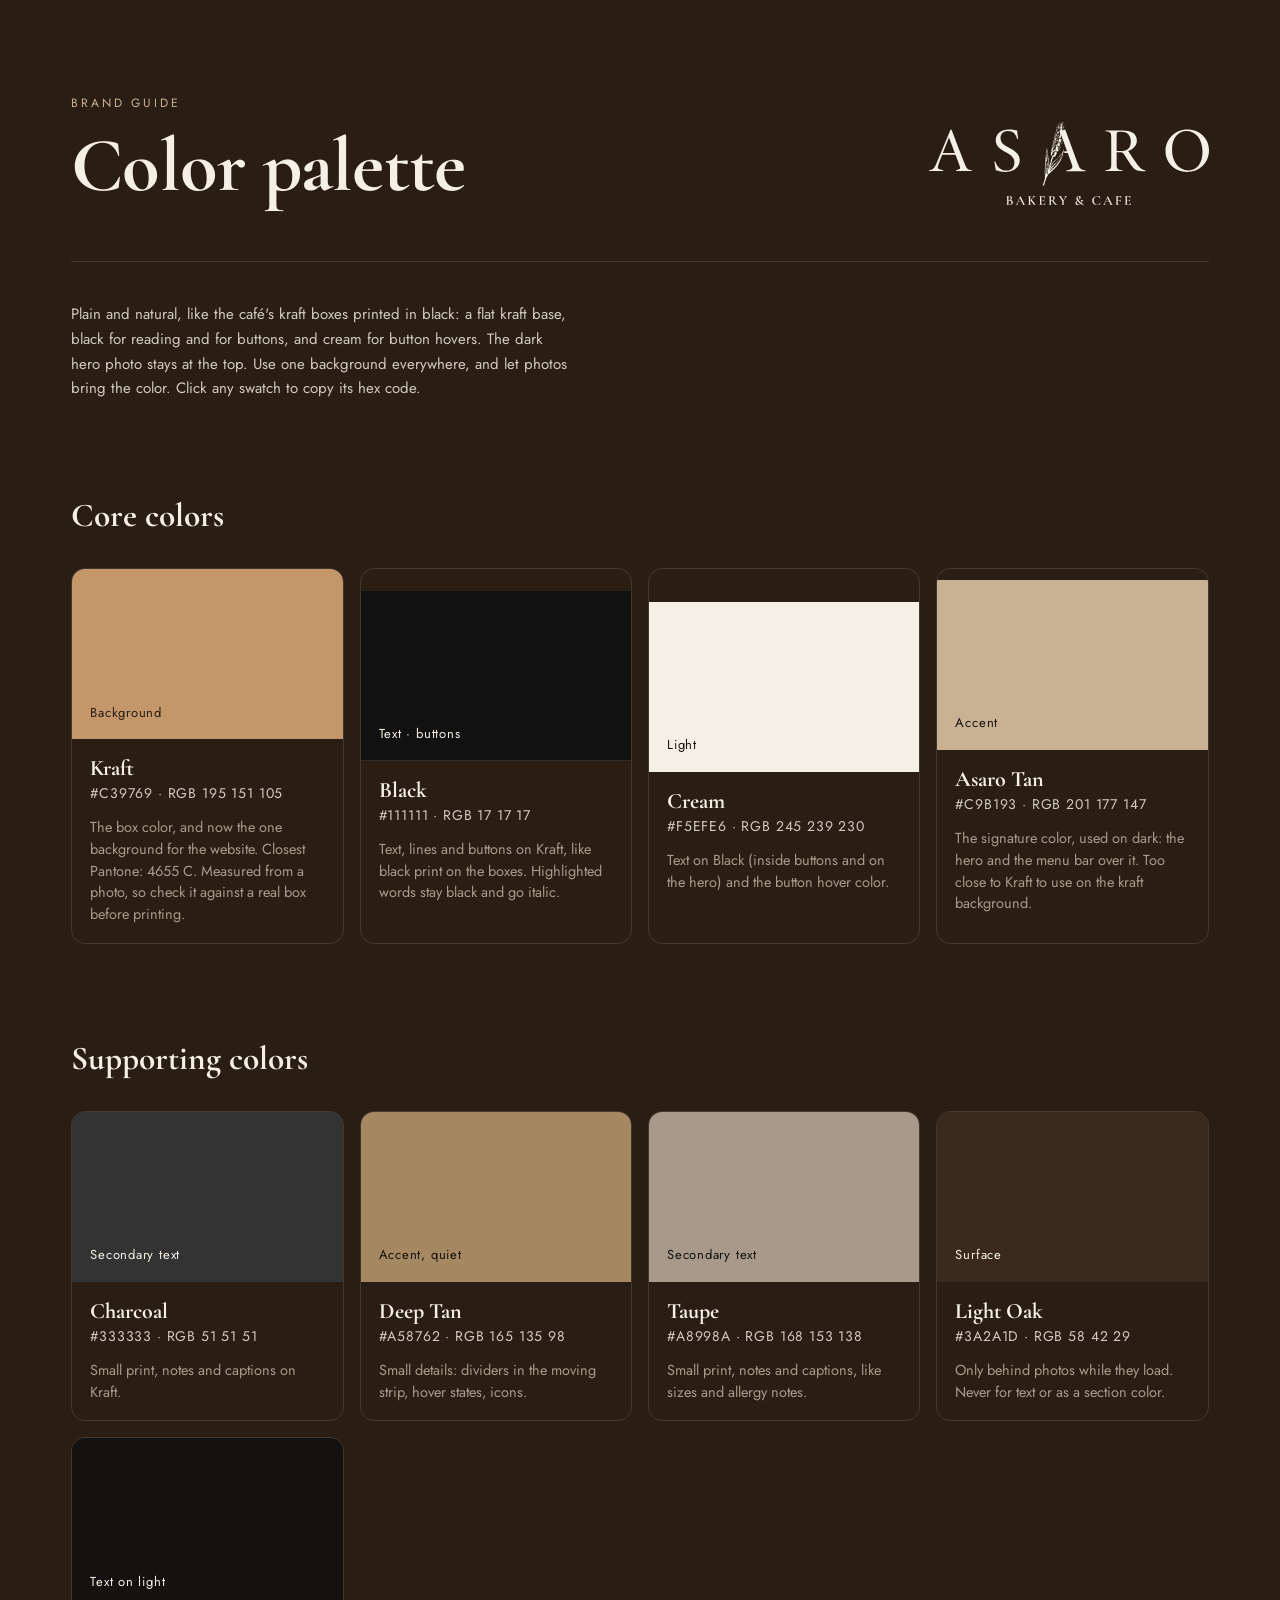
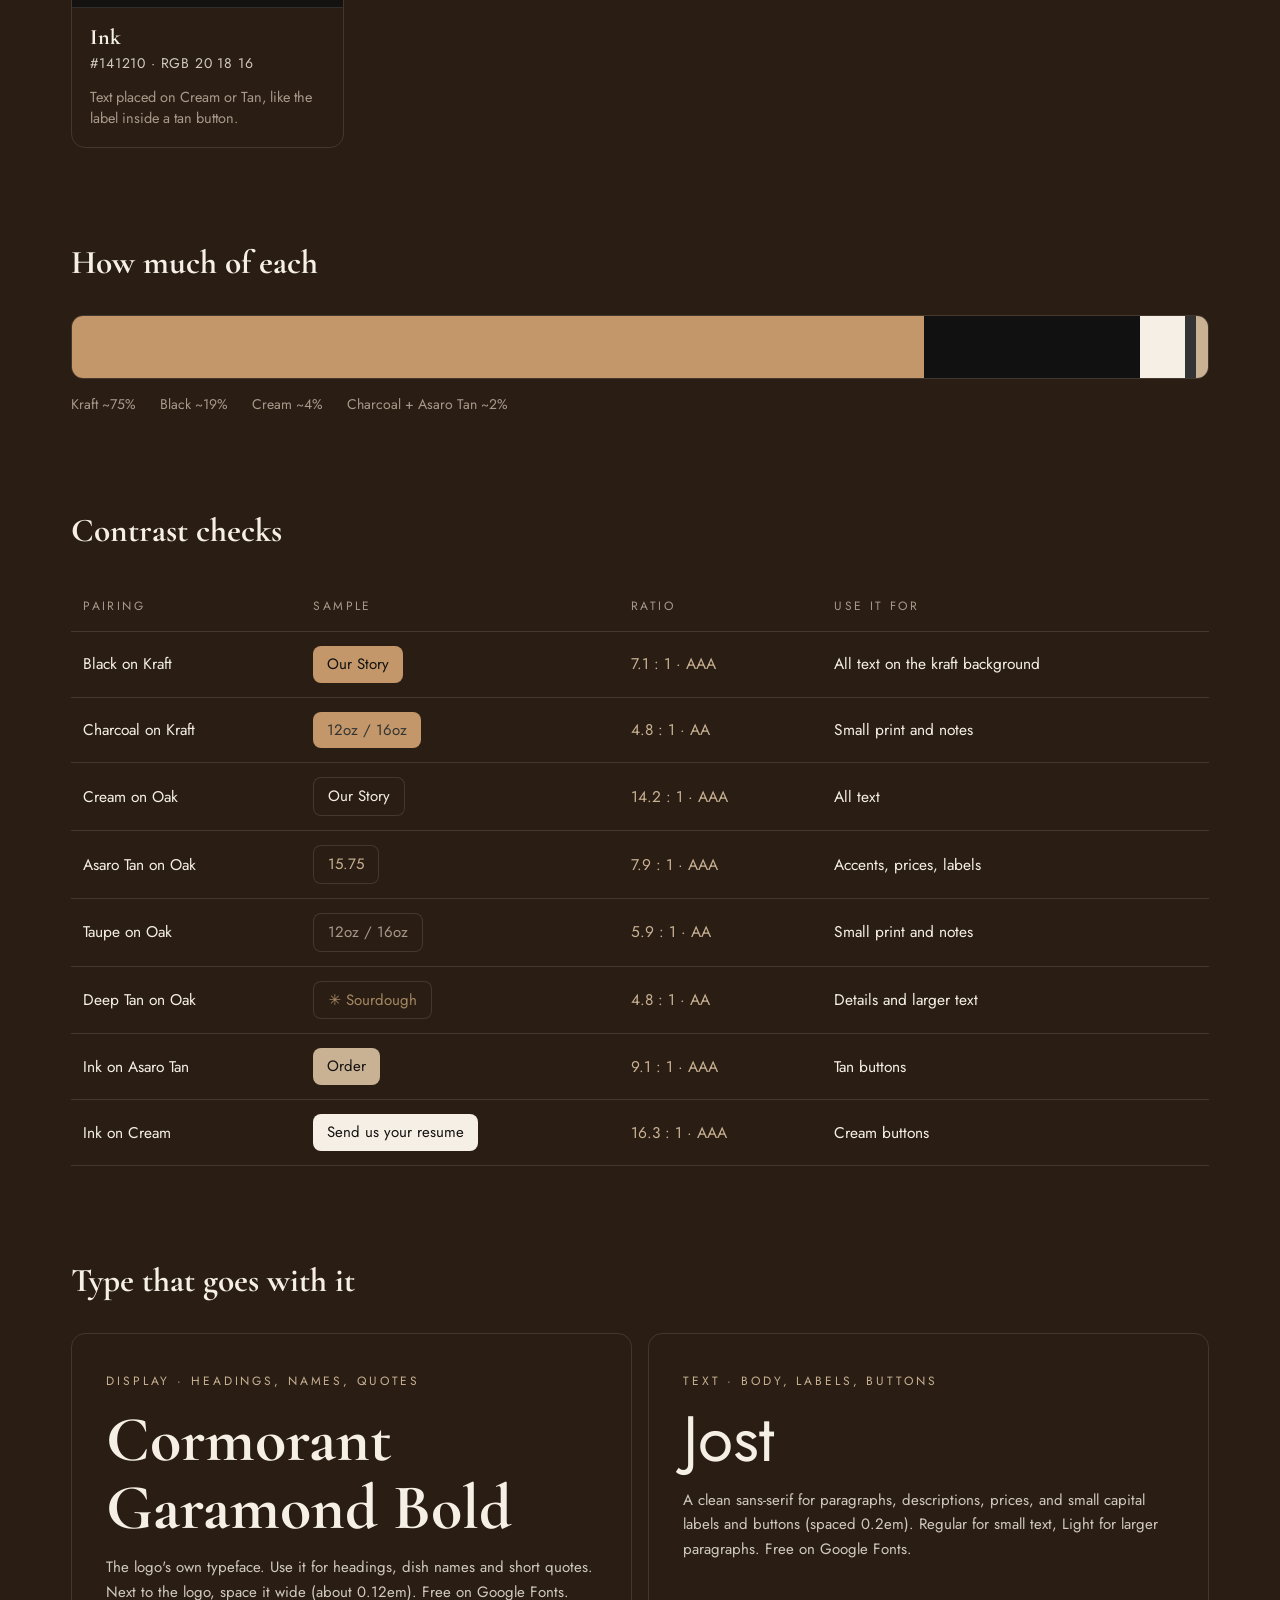
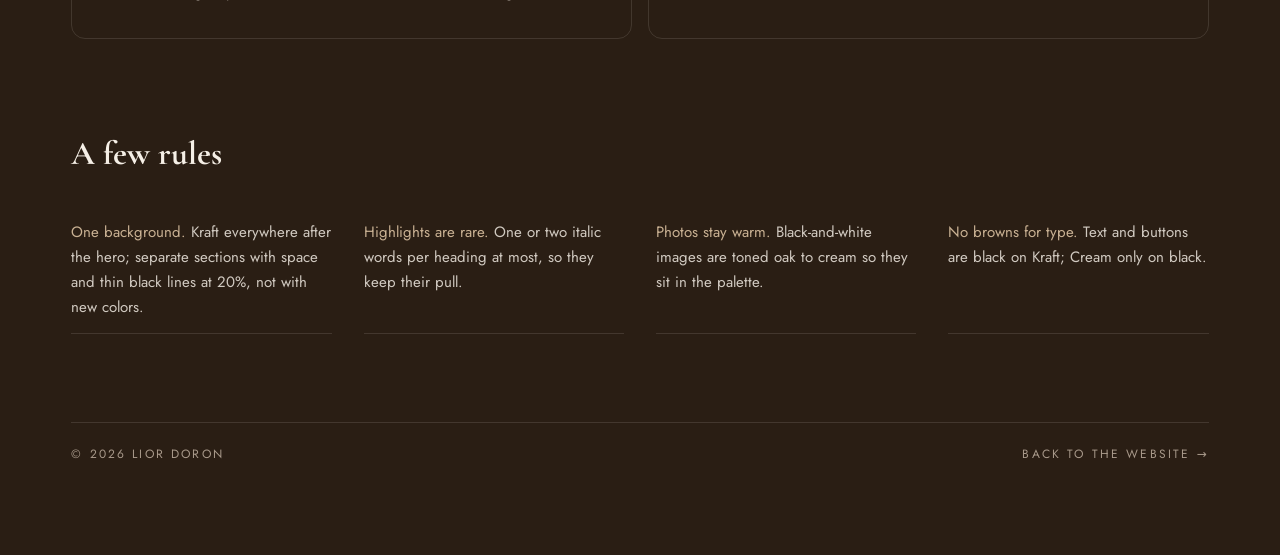
<file: brand.html>
<!doctype html>
<html lang="en">
<head>
<meta charset="utf-8">
<meta name="viewport" content="width=device-width, initial-scale=1">
<title>Asaro Brand Colors</title>
<meta name="description" content="The Asaro Bakery & Cafe color palette, with hex and RGB values, roles and contrast checks.">
<meta name="robots" content="noindex">
<meta name="theme-color" content="#2A1E14">
<link rel="icon" href="favicon.svg" type="image/svg+xml">
<link rel="icon" href="favicon-32.png" sizes="32x32" type="image/png">
<style>
:root{
  --espresso:#2A1E14; --cream:#F5EFE6; --tan:#C9B193; --deep-tan:#A58762; --taupe:#A8998A; --oak:#3A2A1D; --ink:#141210;
  --line:rgba(245,239,230,.12); --cream-2:rgba(245,239,230,.82);
  --serif:"Cormorant Garamond",Georgia,"Times New Roman",serif; --sans:"Jost",system-ui,-apple-system,"Segoe UI",sans-serif; --gutter:clamp(16px,4vw,56px); --ease:cubic-bezier(.22,.61,.36,1);
}
*{box-sizing:border-box;margin:0;padding:0}
body{background:var(--espresso);color:var(--cream);font-family:var(--sans);font-size:clamp(15px,1vw,17px);line-height:1.65;-webkit-font-smoothing:antialiased}
.wrap{max-width:1240px;margin:0 auto;padding:clamp(48px,7vw,96px) var(--gutter)}
header{display:flex;flex-wrap:wrap;justify-content:space-between;align-items:end;gap:24px;padding-bottom:clamp(32px,5vw,56px);border-bottom:1px solid var(--line)}
header img{width:min(280px,60vw);height:auto}
.kicker{font-size:12px;letter-spacing:.24em;text-transform:uppercase;color:var(--tan)}
h1{font-family:var(--serif);font-weight:700;font-size:clamp(40px,6vw,84px);line-height:1;letter-spacing:-.01em;margin-top:14px}
.lede{color:var(--cream-2);max-width:56ch;margin-top:clamp(28px,4vw,40px)}
h2{font-family:var(--serif);font-weight:700;font-size:clamp(26px,2.6vw,36px);margin:clamp(56px,7vw,88px) 0 24px}

/* swatches */
.grid{display:grid;grid-template-columns:repeat(auto-fill,minmax(230px,1fr));gap:16px}
.sw{border:1px solid var(--line);border-radius:14px;overflow:hidden;background:none;color:inherit;font:inherit;text-align:left;cursor:pointer;transition:transform .4s var(--ease),border-color .3s}
.sw:hover{transform:translateY(-3px);border-color:rgba(245,239,230,.3)}
.chip{height:170px;display:flex;align-items:flex-end;justify-content:space-between;padding:16px 18px;font-size:13px;letter-spacing:.06em}
.meta{padding:16px 18px 18px}
.meta b{display:block;font-family:var(--serif);font-weight:700;font-size:22px;line-height:1.2}
.meta code{font-family:inherit;font-size:14px;letter-spacing:.06em;color:var(--cream-2)}
.meta p{color:var(--taupe);font-size:14.5px;line-height:1.5;margin-top:10px}
.copied{font-size:11px;letter-spacing:.2em;text-transform:uppercase;opacity:0;transition:opacity .3s}
.sw.is-copied .copied{opacity:1}

/* proportion bar */
.bar{display:flex;height:64px;border-radius:12px;overflow:hidden;border:1px solid var(--line)}
.bar span{display:block}
.legend{display:flex;flex-wrap:wrap;gap:8px 24px;margin-top:14px;color:var(--taupe);font-size:14px}

/* contrast table */
table{width:100%;border-collapse:collapse;font-size:15.5px}
th,td{text-align:left;padding:14px 12px;border-bottom:1px solid var(--line);vertical-align:middle}
th{font-weight:400;font-size:12px;letter-spacing:.2em;text-transform:uppercase;color:var(--taupe)}
.sample{display:inline-block;padding:6px 14px;border-radius:8px;font-size:15px}
.pass{color:var(--tan);white-space:nowrap}
.tablewrap{overflow-x:auto}

/* type */
.type{display:grid;grid-template-columns:1fr 1fr;gap:16px}
.type > div{border:1px solid var(--line);border-radius:14px;padding:clamp(22px,3vw,34px)}
.type .big{font-size:clamp(40px,5vw,64px);line-height:1.05;margin:14px 0}
.type .logo-type{font-family:"Cormorant Garamond",Georgia,serif;font-weight:700;letter-spacing:.12em}
.type p{color:var(--cream-2);font-size:15px}
.rules{list-style:none;display:grid;grid-template-columns:repeat(auto-fill,minmax(260px,1fr));gap:12px 32px;color:var(--cream-2)}
.rules li{padding:14px 0;border-bottom:1px solid var(--line)}
.rules li b{font-weight:400;color:var(--tan)}
footer{margin-top:clamp(56px,7vw,88px);padding-top:22px;border-top:1px solid var(--line);color:var(--taupe);font-size:12px;letter-spacing:.18em;text-transform:uppercase;display:flex;flex-wrap:wrap;justify-content:space-between;gap:12px}
footer a:hover{color:var(--tan)}
a{color:inherit;text-decoration:none}
:focus-visible{outline:2px solid var(--tan);outline-offset:3px}
@media (max-width:760px){.type{grid-template-columns:1fr}}
@media (prefers-reduced-motion:reduce){*{transition:none!important}}
</style>
<link href="https://fonts.googleapis.com/css2?family=Cormorant+Garamond:wght@700&family=Jost:wght@300;400;500&display=swap" rel="stylesheet">
</head>
<body>
<div class="wrap">
  <header>
    <div>
      <span class="kicker">Brand guide</span>
      <h1>Color palette</h1>
    </div>
    <img src="assets/logo-light.svg" alt="Asaro Bakery &amp; Cafe" width="280" height="83">
  </header>
  <p class="lede">Plain and natural, like the café's kraft boxes printed in black: a flat kraft base, black for reading and for buttons, and cream for button hovers. The dark hero photo stays at the top. Use one background everywhere, and let photos bring the color. Click any swatch to copy its hex code.</p>

  <h2>Core colors</h2>
  <div class="grid" id="swatches">
    <button class="sw" data-hex="#C39769"><div class="chip" style="background:#C39769;color:#2A1E14"><span>Background</span><span class="copied">Copied</span></div>
      <div class="meta"><b>Kraft</b><code>#C39769 · RGB 195 151 105</code><p>The box color, and now the one background for the website. Closest Pantone: 4655 C. Measured from a photo, so check it against a real box before printing.</p></div></button>
    <button class="sw" data-hex="#111111"><div class="chip" style="background:#111111;color:#F5EFE6;box-shadow:inset 0 -1px 0 rgba(245,239,230,.12)"><span>Text · buttons</span><span class="copied">Copied</span></div>
      <div class="meta"><b>Black</b><code>#111111 · RGB 17 17 17</code><p>Text, lines and buttons on Kraft, like black print on the boxes. Highlighted words stay black and go italic.</p></div></button>
    <button class="sw" data-hex="#F5EFE6"><div class="chip" style="background:#F5EFE6;color:#141210"><span>Light</span><span class="copied">Copied</span></div>
      <div class="meta"><b>Cream</b><code>#F5EFE6 · RGB 245 239 230</code><p>Text on Black (inside buttons and on the hero) and the button hover color.</p></div></button>
    <button class="sw" data-hex="#C9B193"><div class="chip" style="background:#C9B193;color:#141210"><span>Accent</span><span class="copied">Copied</span></div>
      <div class="meta"><b>Asaro Tan</b><code>#C9B193 · RGB 201 177 147</code><p>The signature color, used on dark: the hero and the menu bar over it. Too close to Kraft to use on the kraft background.</p></div></button>
  </div>

  <h2>Supporting colors</h2>
  <div class="grid">
    <button class="sw" data-hex="#333333"><div class="chip" style="background:#333333;color:#F5EFE6"><span>Secondary text</span><span class="copied">Copied</span></div>
      <div class="meta"><b>Charcoal</b><code>#333333 · RGB 51 51 51</code><p>Small print, notes and captions on Kraft.</p></div></button>
    <button class="sw" data-hex="#A58762"><div class="chip" style="background:#A58762;color:#141210"><span>Accent, quiet</span><span class="copied">Copied</span></div>
      <div class="meta"><b>Deep Tan</b><code>#A58762 · RGB 165 135 98</code><p>Small details: dividers in the moving strip, hover states, icons.</p></div></button>
    <button class="sw" data-hex="#A8998A"><div class="chip" style="background:#A8998A;color:#141210"><span>Secondary text</span><span class="copied">Copied</span></div>
      <div class="meta"><b>Taupe</b><code>#A8998A · RGB 168 153 138</code><p>Small print, notes and captions, like sizes and allergy notes.</p></div></button>
    <button class="sw" data-hex="#3A2A1D"><div class="chip" style="background:#3A2A1D;color:#F5EFE6"><span>Surface</span><span class="copied">Copied</span></div>
      <div class="meta"><b>Light Oak</b><code>#3A2A1D · RGB 58 42 29</code><p>Only behind photos while they load. Never for text or as a section color.</p></div></button>
    <button class="sw" data-hex="#141210"><div class="chip" style="background:#141210;color:#F5EFE6;box-shadow:inset 0 -1px 0 rgba(245,239,230,.12)"><span>Text on light</span><span class="copied">Copied</span></div>
      <div class="meta"><b>Ink</b><code>#141210 · RGB 20 18 16</code><p>Text placed on Cream or Tan, like the label inside a tan button.</p></div></button>
  </div>

  <h2>How much of each</h2>
  <div class="bar" role="img" aria-label="Kraft about 75 percent, Black about 19 percent, Cream about 4 percent, Charcoal and Asaro Tan about 2 percent">
    <span style="flex:75;background:#C39769"></span><span style="flex:19;background:#111111"></span><span style="flex:4;background:#F5EFE6"></span><span style="flex:1;background:#333333"></span><span style="flex:1;background:#C9B193"></span>
  </div>
  <div class="legend"><span>Kraft ~75%</span><span>Black ~19%</span><span>Cream ~4%</span><span>Charcoal + Asaro Tan ~2%</span></div>

  <h2>Contrast checks</h2>
  <div class="tablewrap">
  <table>
    <thead><tr><th>Pairing</th><th>Sample</th><th>Ratio</th><th>Use it for</th></tr></thead>
    <tbody>
      <tr><td>Black on Kraft</td><td><span class="sample" style="background:#C39769;color:#111111">Our Story</span></td><td class="pass">7.1 : 1 · AAA</td><td>All text on the kraft background</td></tr>
      <tr><td>Charcoal on Kraft</td><td><span class="sample" style="background:#C39769;color:#333333">12oz / 16oz</span></td><td class="pass">4.8 : 1 · AA</td><td>Small print and notes</td></tr>
      <tr><td>Cream on Oak</td><td><span class="sample" style="background:#2A1E14;color:#F5EFE6;border:1px solid rgba(245,239,230,.12)">Our Story</span></td><td class="pass">14.2 : 1 · AAA</td><td>All text</td></tr>
      <tr><td>Asaro Tan on Oak</td><td><span class="sample" style="background:#2A1E14;color:#C9B193;border:1px solid rgba(245,239,230,.12)">15.75</span></td><td class="pass">7.9 : 1 · AAA</td><td>Accents, prices, labels</td></tr>
      <tr><td>Taupe on Oak</td><td><span class="sample" style="background:#2A1E14;color:#A8998A;border:1px solid rgba(245,239,230,.12)">12oz / 16oz</span></td><td class="pass">5.9 : 1 · AA</td><td>Small print and notes</td></tr>
      <tr><td>Deep Tan on Oak</td><td><span class="sample" style="background:#2A1E14;color:#A58762;border:1px solid rgba(245,239,230,.12)">✳ Sourdough</span></td><td class="pass">4.8 : 1 · AA</td><td>Details and larger text</td></tr>
      <tr><td>Ink on Asaro Tan</td><td><span class="sample" style="background:#C9B193;color:#141210">Order</span></td><td class="pass">9.1 : 1 · AAA</td><td>Tan buttons</td></tr>
      <tr><td>Ink on Cream</td><td><span class="sample" style="background:#F5EFE6;color:#141210">Send us your resume</span></td><td class="pass">16.3 : 1 · AAA</td><td>Cream buttons</td></tr>
    </tbody>
  </table>
  </div>

  <h2>Type that goes with it</h2>
  <div class="type">
    <div><span class="kicker">Display · headings, names, quotes</span><div class="big logo-type" style="letter-spacing:0">Cormorant Garamond Bold</div><p>The logo's own typeface. Use it for headings, dish names and short quotes. Next to the logo, space it wide (about 0.12em). Free on Google Fonts.</p></div>
    <div><span class="kicker">Text · body, labels, buttons</span><div class="big" style="font-family:var(--sans);font-weight:400">Jost</div><p>A clean sans-serif for paragraphs, descriptions, prices, and small capital labels and buttons (spaced 0.2em). Regular for small text, Light for larger paragraphs. Free on Google Fonts.</p></div>
  </div>

  <h2>A few rules</h2>
  <ul class="rules">
    <li><b>One background.</b> Kraft everywhere after the hero; separate sections with space and thin black lines at 20%, not with new colors.</li>
    <li><b>Highlights are rare.</b> One or two italic words per heading at most, so they keep their pull.</li>
    <li><b>Photos stay warm.</b> Black-and-white images are toned oak to cream so they sit in the palette.</li>
    <li><b>No browns for type.</b> Text and buttons are black on Kraft; Cream only on black.</li>
  </ul>

  <footer><span>© <span id="yr">2026</span> Lior Doron</span><a href="./">Back to the website →</a></footer>
</div>
<script>
  document.querySelectorAll('.sw').forEach(b => b.addEventListener('click', async () => {
    try { await navigator.clipboard.writeText(b.dataset.hex); } catch (e) {}
    b.classList.add('is-copied'); setTimeout(() => b.classList.remove('is-copied'), 1400);
  }));
  document.getElementById('yr').textContent = new Date().getFullYear();
</script>
</body>
</html>
</file>
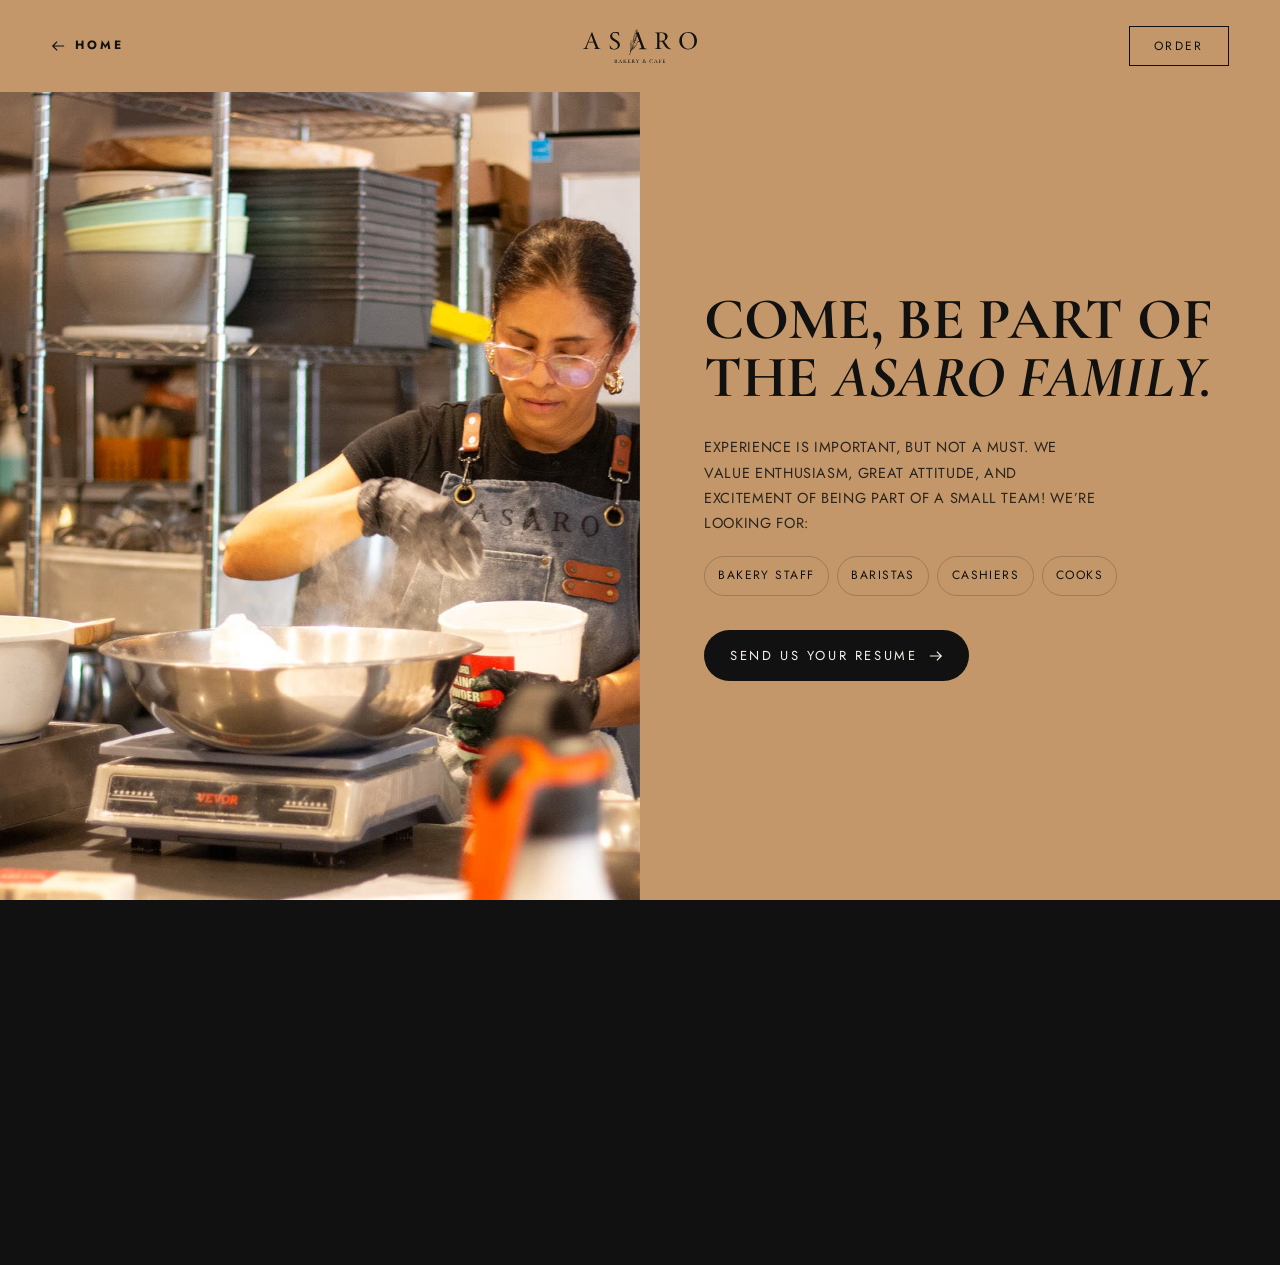
<file: hiring.html>
<!doctype html>
<html lang="en">
<head>
<meta charset="utf-8">
<meta name="viewport" content="width=device-width, initial-scale=1">
<title>Hiring — Asaro Bakery &amp; Cafe</title>
<meta name="description" content="Join the Asaro Bakery &amp; Cafe team in Cambridge, MA. We’re looking for bakery staff, baristas, cashiers and cooks.">
<meta name="theme-color" content="#c39769">
<link rel="icon" href="favicon.svg" type="image/svg+xml">
<link rel="icon" href="favicon-32.png" sizes="32x32" type="image/png">
<link rel="apple-touch-icon" href="apple-touch-icon.png">
<link rel="preconnect" href="https://fonts.googleapis.com">
<link rel="preconnect" href="https://fonts.gstatic.com" crossorigin>
<link href="https://fonts.googleapis.com/css2?family=Cormorant+Garamond:ital,wght@0,700;1,700&family=Jost:wght@300;400;500&display=swap" rel="stylesheet">
<link rel="stylesheet" href="assets/site.css?v=14">
<style>
/* hiring page: a fixed kraft bar on top, then the photo and the text side by side */
.nav{background:var(--bg)}
.nav__brand{opacity:1;pointer-events:auto}
.hire__back{display:inline-flex;align-items:center;gap:10px;font-family:var(--sans);font-size:12px;letter-spacing:.24em}
.hire__back svg{width:14px;height:14px;transition:transform .3s var(--ease)}
.hire__back:hover svg{transform:translateX(-4px)}
main{padding-top:72px}
main > section.half.hiring{min-height:calc(100svh - 72px);border-top:0}
.hire__title{font-size:clamp(40px,4.6vw,76px);line-height:1;margin:0 0 26px}
.hire__title em{font-style:italic}
.half__media > img.drift{transform:none}
.hiring .half__text > p{color:var(--cream-2);max-width:44ch}
@media (max-width:860px){main > section.half.hiring{min-height:0}}
</style>
<script src="assets/transition.js?v=1"></script>
</head>
<body>
<header class="nav" id="nav" data-on="light">
  <nav class="nav__left" aria-label="Main">
    <a class="hire__back" href="/"><svg viewBox="0 0 16 16" fill="none" stroke="currentColor" stroke-width="1.4"><path d="M15 8H2M7 3 2 8l5 5"/></svg>Home</a>
  </nav>
  <a href="/" class="nav__brand" aria-label="Asaro Bakery &amp; Cafe — home">
    <img class="dark" src="assets/logo-oak.svg" alt="Asaro Bakery &amp; Cafe" width="114" height="34" style="display:block">
  </a>
  <div class="nav__right">
    <a class="nav__btn" href="https://asarobakerycafe.toast.site/order" target="_blank" rel="noopener">Order</a>
  </div>
</header>
<main id="top">
  <!-- HIRING (own page) -->
  <section class="half hiring" id="hiring" data-nav="light">
    <div class="half__media"><img class="drift" src="assets/best/story-bakers.jpg" alt="Two Asaro bakers working side by side in the kitchen" fetchpriority="high"></div>
    <div class="half__text hiring__body">
          <h1 class="hire__title">Come, be part of the <em>Asaro family.</em></h1>
          <p>Experience is important, but not a must. We value enthusiasm, great attitude, and excitement of being part of a small team! We’re looking for:</p>
          <ul class="roles">
            <li>Bakery staff</li><li>Baristas</li><li>Cashiers</li><li>Cooks</li>
          </ul>
          <a class="btn btn--ink" href="mailto:info@asarocafe.com?subject=Resume">Send us your resume <svg viewBox="0 0 16 16" fill="none" stroke="currentColor" stroke-width="1.4"><path d="M1 8h13M9 3l5 5-5 5"/></svg></a>
    </div>
  </section>

</main>

<footer class="footer" data-nav="light">
  <div class="wrap">
    <div class="footer__brand"><div class="footer__logo" id="footerLogo"><img src="assets/logo-oak.svg" alt="Asaro Bakery &amp; Cafe" loading="lazy" width="1000" height="298"></div></div>
    <div class="footer__bottom">
      <span>© <span id="yr">2026</span> Lior Doron. All rights reserved.</span>
      <nav>
        <a href="https://www.instagram.com/asarocafe/" target="_blank" rel="noopener">Instagram</a>
        <a href="mailto:info@asarocafe.com">info@asarocafe.com</a>
        <a href="/">Back to home</a>
      </nav>
    </div>
  </div>
</footer>
<script>document.getElementById('yr').textContent = new Date().getFullYear();</script>
</body>
</html>
</file>
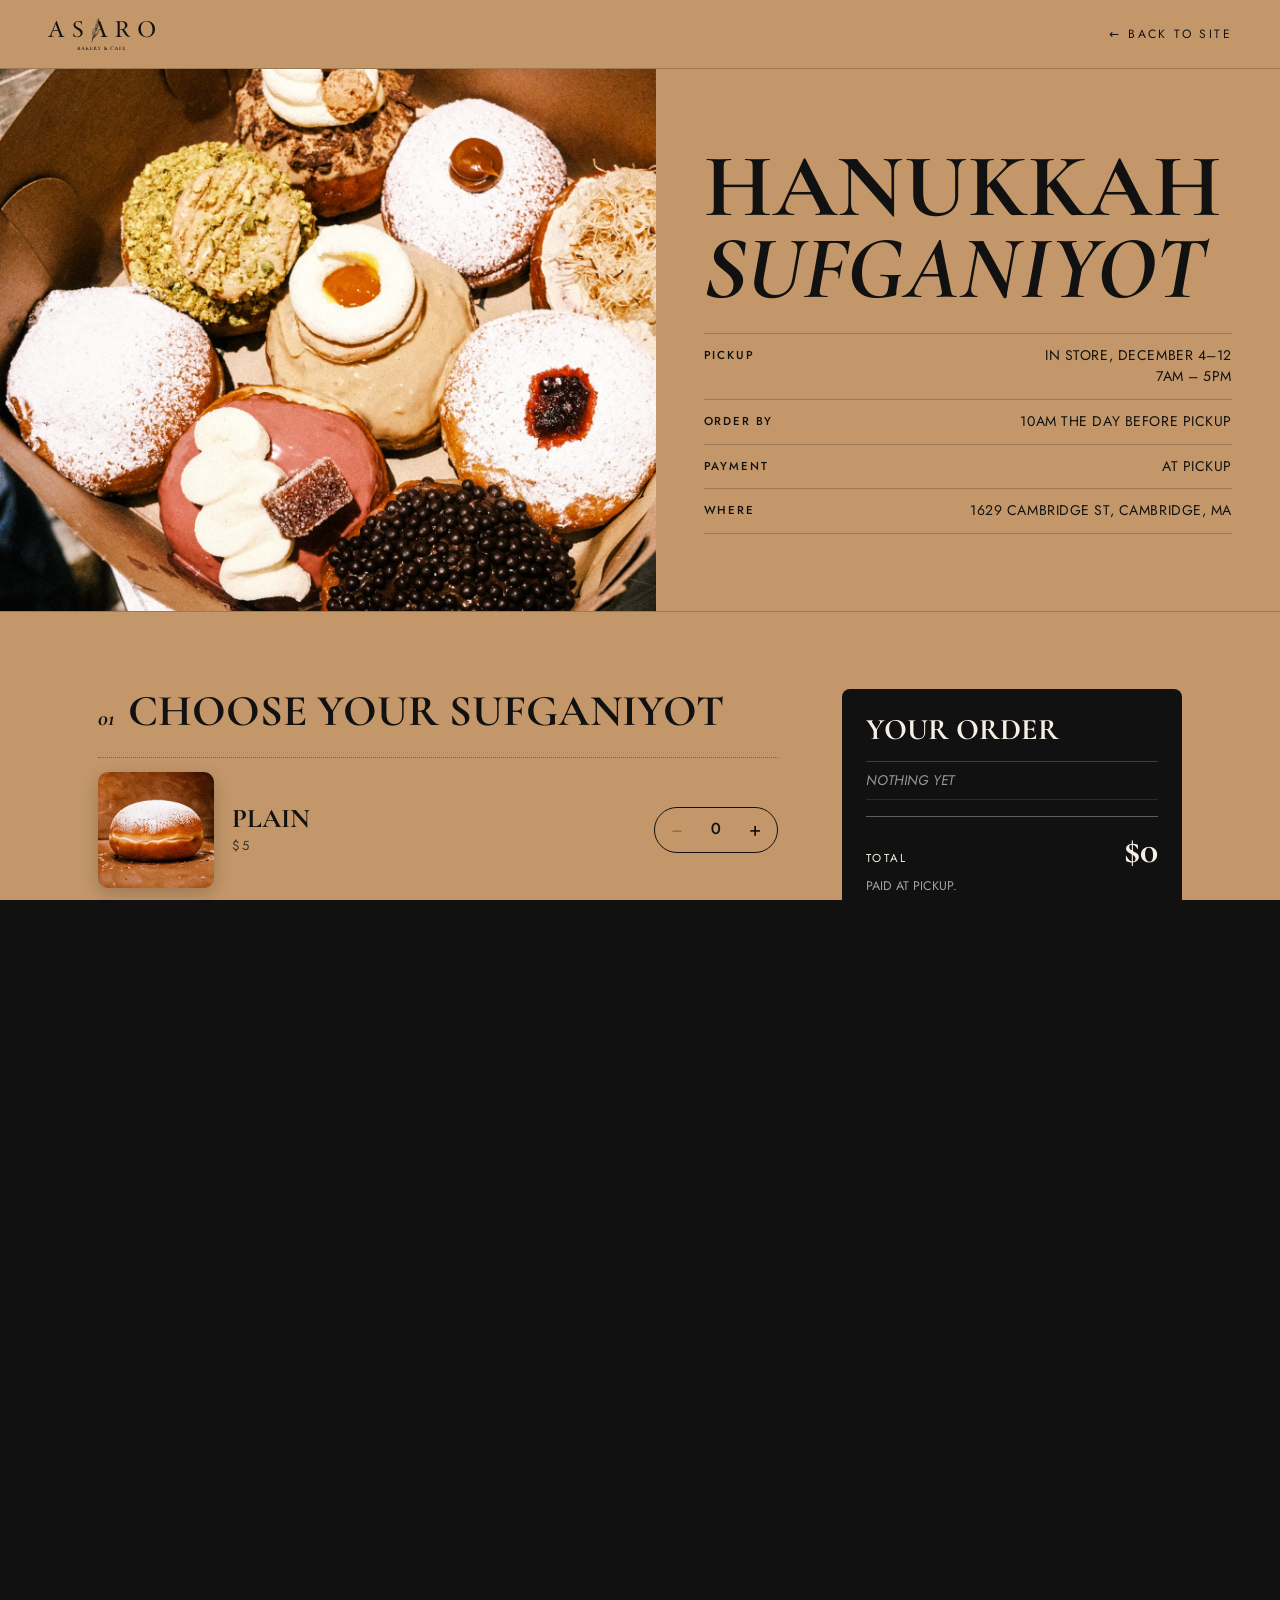
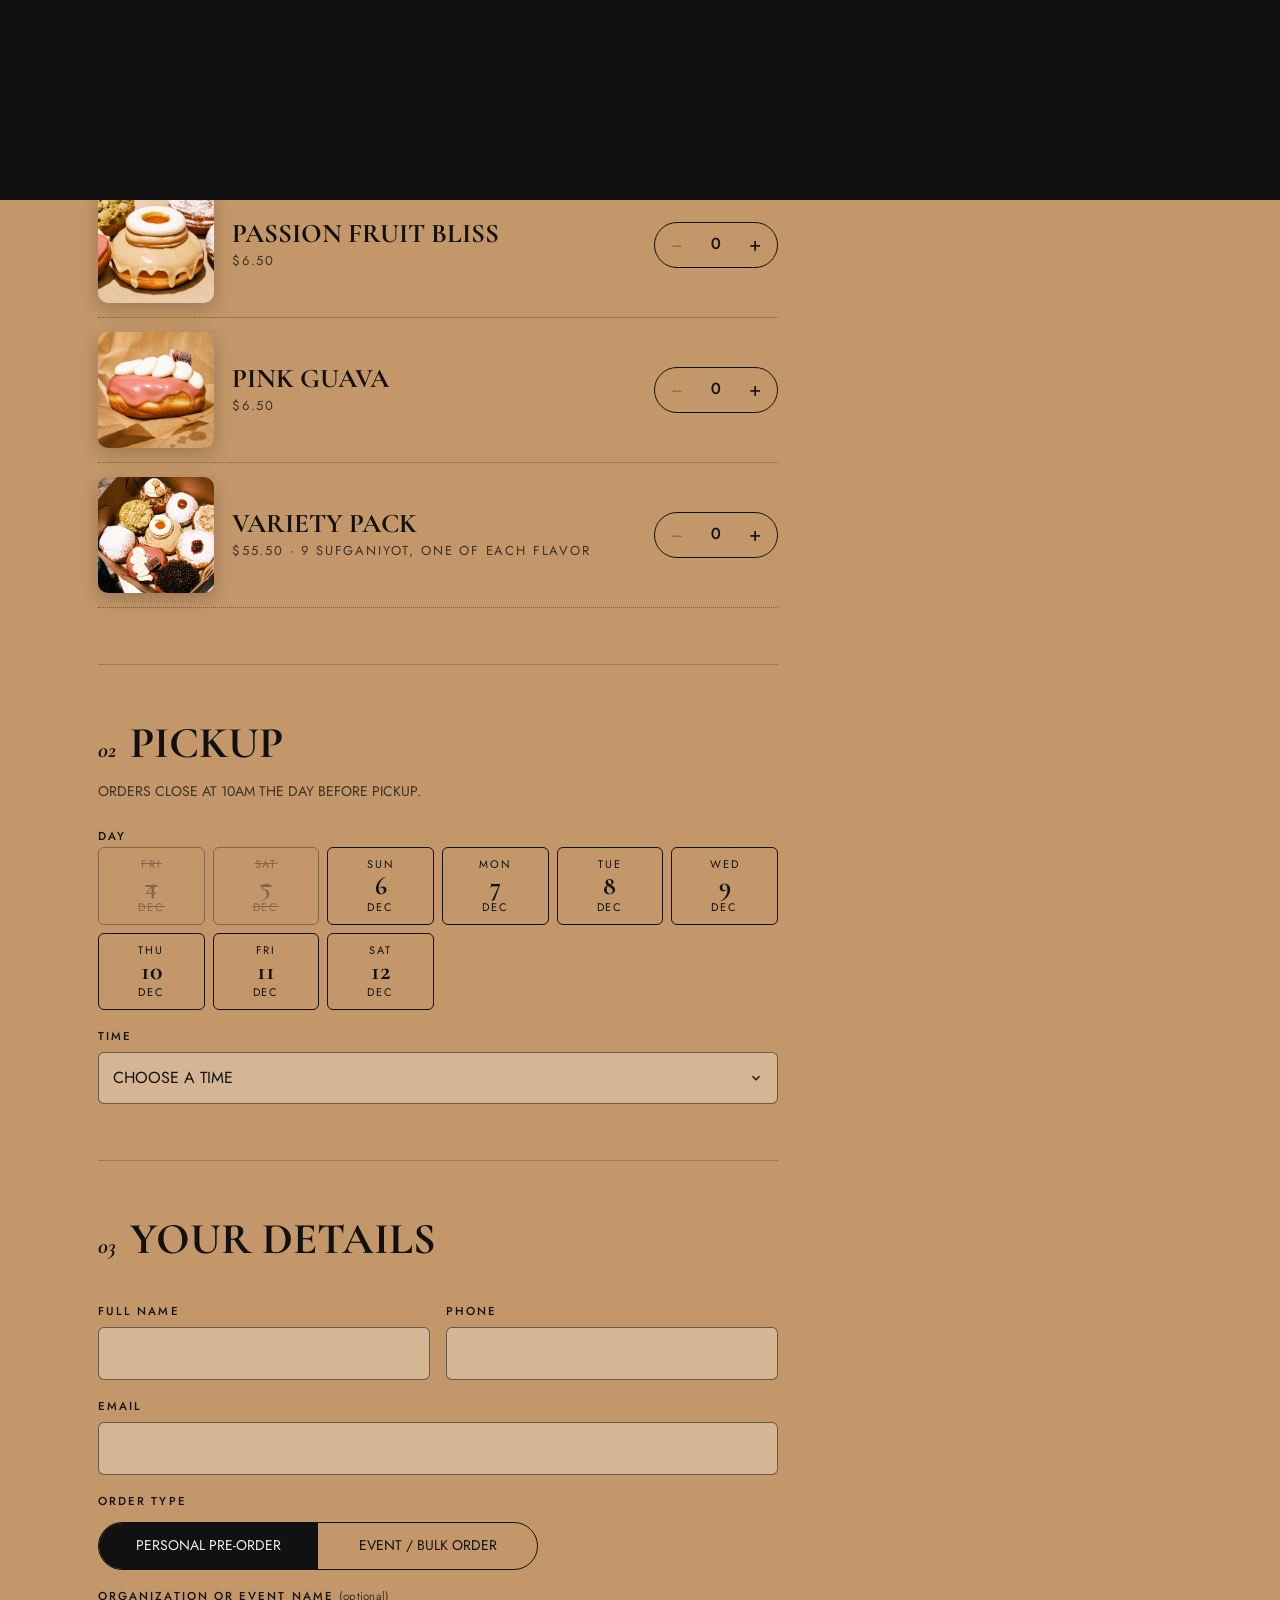
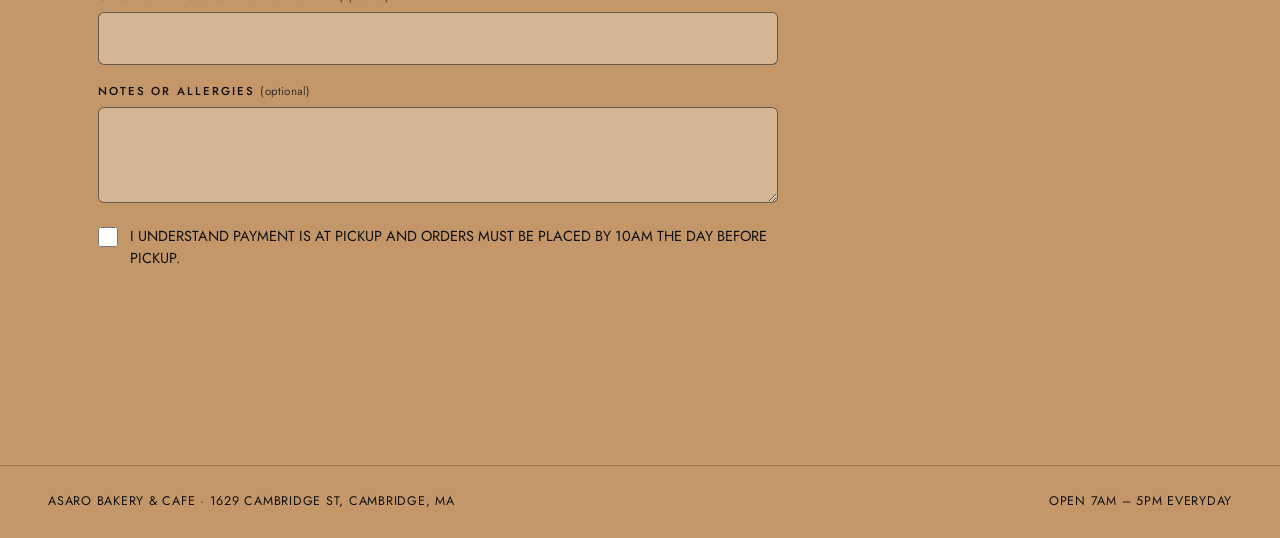
<file: sufganiyot.html>
<!doctype html>
<html lang="en">
<head>
<meta charset="utf-8">
<meta name="viewport" content="width=device-width, initial-scale=1">
<title>Sufganiyot Pre-Order — Asaro Bakery &amp; Cafe</title>
<meta name="description" content="Pre-order sufganiyot from Asaro Bakery & Cafe, 1629 Cambridge St, Cambridge, MA. Pickup in store December 4–12, 7am – 5pm. Pay at pickup.">
<meta name="theme-color" content="#c39769">
<meta property="og:title" content="Sufganiyot Pre-Order — Asaro Bakery & Cafe">
<meta property="og:description" content="Pickup in store December 4–12, 7am – 5pm. Pay at pickup.">
<meta property="og:image" content="assets/hanukkah/box.jpg">
<link rel="icon" href="favicon.svg" type="image/svg+xml">
<link rel="icon" href="favicon-32.png" sizes="32x32" type="image/png">
<link rel="apple-touch-icon" href="apple-touch-icon.png">
<link rel="preconnect" href="https://fonts.googleapis.com">
<link rel="preconnect" href="https://fonts.gstatic.com" crossorigin>
<link href="https://fonts.googleapis.com/css2?family=Cormorant+Garamond:ital,wght@0,700;1,700&family=Jost:wght@300;400;500&display=swap" rel="stylesheet">
<style>
:root{
  --kraft:#c39769;
  --kraft-2:#b98c5d;
  --black:#111111;
  --cream:#f5efe6;
  --muted:#3a3229;
  --line:rgba(17,17,17,.22);
  --err:#7a1d10;
  --serif:"Cormorant Garamond",Georgia,"Times New Roman",serif;
  --sans:"Jost",system-ui,-apple-system,"Segoe UI",sans-serif;
  --ease:cubic-bezier(.22,.61,.36,1);
  --gutter:clamp(16px,4vw,48px);
}
*{box-sizing:border-box;margin:0;padding:0}
html{-webkit-text-size-adjust:100%}
body{text-transform:uppercase;background:var(--kraft);color:var(--black);font-family:var(--sans);font-weight:400;font-size:16px;line-height:1.55;-webkit-font-smoothing:antialiased}
img{display:block;max-width:100%}
a{color:inherit}
button,input,select,textarea{font:inherit;color:inherit;text-transform:inherit}

/* top bar */
.top{display:flex;align-items:center;justify-content:space-between;padding:18px var(--gutter);border-bottom:1px solid var(--line)}
.top img{height:32px;width:auto}
.top a.back{font-size:12px;letter-spacing:.2em;text-transform:uppercase;text-decoration:none;display:inline-flex;gap:8px;align-items:center}
.top a.back:hover{text-decoration:underline;text-underline-offset:4px}

/* hero */
.hero{display:grid;grid-template-columns:1.05fr 1fr;gap:0;border-bottom:1px solid var(--line)}
.hero__photo{position:relative;min-height:420px;background:#111}
.hero__photo img{position:absolute;inset:0;width:100%;height:100%;object-fit:cover}
.hero__text{padding:clamp(32px,6vw,80px) var(--gutter);display:flex;flex-direction:column;justify-content:center;gap:22px}
.hero h1{font-family:var(--serif);font-weight:700;font-size:clamp(46px,7vw,92px);line-height:.92;letter-spacing:.01em}
.hero h1 em{font-style:italic;display:block}
.facts{list-style:none;border-top:1px solid var(--line)}
.facts li{display:flex;justify-content:space-between;gap:18px;padding:11px 0;border-bottom:1px solid var(--line);font-size:14px;letter-spacing:.04em}
.facts b{font-weight:500;letter-spacing:.16em;text-transform:uppercase;font-size:11.5px;padding-top:2px;white-space:nowrap}
.facts span{text-align:right}

/* layout */
.wrap{max-width:1180px;margin:0 auto;padding:clamp(40px,6vw,80px) var(--gutter) 140px;display:grid;grid-template-columns:1fr 340px;gap:clamp(28px,5vw,64px);align-items:start}
.step{padding-bottom:clamp(36px,5vw,56px);margin-bottom:clamp(36px,5vw,56px);border-bottom:1px solid var(--line)}
.step:last-of-type{border-bottom:0;margin-bottom:0}
.step__head{display:flex;align-items:baseline;gap:14px;margin-bottom:22px}
.step__n{font-family:var(--serif);font-style:italic;font-weight:700;font-size:22px}
.step h2{font-family:var(--serif);font-weight:700;font-size:clamp(32px,4vw,44px);line-height:1}
.step__note{font-size:14px;color:var(--muted);margin:-8px 0 20px}

/* flavors */
.menu{list-style:none}
.item{display:grid;grid-template-columns:auto 1fr auto;align-items:center;gap:18px;padding:14px 0;border-bottom:1px dotted rgba(17,17,17,.4)}
.item__img{width:116px;height:116px;border-radius:10px;object-fit:cover;background:#111;box-shadow:0 6px 18px rgba(17,17,17,.22)}
.item:first-child{border-top:1px dotted rgba(17,17,17,.4)}
.item__name{font-family:var(--serif);font-weight:700;font-size:clamp(22px,2.6vw,27px);line-height:1.1}
.item__price{font-size:13px;letter-spacing:.14em;color:var(--muted);margin-top:2px}
.qty{display:flex;align-items:center;border:1px solid var(--black);border-radius:999px;overflow:hidden;background:rgba(245,239,230,.0)}
.qty button{width:44px;height:44px;border:0;background:none;cursor:pointer;font-size:20px;line-height:1;display:grid;place-items:center;transition:background .2s var(--ease),color .2s var(--ease)}
.qty button:hover{background:var(--black);color:var(--cream)}
.qty button:disabled{opacity:.3;cursor:default;background:none;color:inherit}
.qty output{min-width:34px;text-align:center;font-weight:500;font-variant-numeric:tabular-nums}

/* pickup */
.days{display:grid;grid-template-columns:repeat(auto-fill,minmax(92px,1fr));gap:8px}
.day{border:1px solid var(--black);border-radius:6px;background:none;padding:10px 6px;cursor:pointer;text-align:center;line-height:1.15;transition:background .2s var(--ease),color .2s var(--ease)}
.day small{display:block;font-size:11px;letter-spacing:.18em;text-transform:uppercase}
.day strong{display:block;font-family:var(--serif);font-weight:700;font-size:26px}
.day:hover:not(:disabled){background:rgba(17,17,17,.08)}
.day[aria-pressed="true"]{background:var(--black);color:var(--cream)}
.day:disabled{opacity:.35;cursor:not-allowed;text-decoration:line-through}
.field{display:flex;flex-direction:column;gap:6px;margin-top:18px}
.field label,.label{font-size:11.5px;letter-spacing:.18em;text-transform:uppercase;font-weight:500}
.field .opt{text-transform:none;letter-spacing:.02em;font-weight:400;color:var(--muted)}
input[type=text],input[type=tel],input[type=email],select,textarea{width:100%;background:rgba(245,239,230,.35);border:1px solid rgba(17,17,17,.55);border-radius:6px;padding:13px 14px;font-size:16px;transition:border-color .2s var(--ease),background .2s var(--ease)}
input:focus,select:focus,textarea:focus{outline:none;border-color:var(--black);background:rgba(245,239,230,.6)}
textarea{min-height:96px;resize:vertical}
select{appearance:none;-webkit-appearance:none;background-image:url("data:image/svg+xml,%3Csvg xmlns='http://www.w3.org/2000/svg' viewBox='0 0 16 16' fill='none' stroke='%23111' stroke-width='1.5'%3E%3Cpath d='M4 6l4 4 4-4'/%3E%3C/svg%3E");background-repeat:no-repeat;background-position:right 14px center;background-size:14px;padding-right:40px}
.grid2{display:grid;grid-template-columns:1fr 1fr;gap:0 16px}
.seg{display:flex;width:100%;max-width:440px;border:1px solid var(--black);border-radius:999px;overflow:hidden;margin-top:6px}
.seg button{flex:1 1 0;min-width:0;white-space:nowrap;border:0;background:none;padding:12px 10px;cursor:pointer;font-size:14px;text-align:center}
@media (max-width:360px){.seg button{font-size:12.5px;padding:12px 6px}}
.seg button[aria-pressed="true"]{background:var(--black);color:var(--cream)}
.check{display:flex;gap:12px;align-items:flex-start;margin-top:22px;font-size:14.5px;cursor:pointer}
.check input{width:20px;height:20px;accent-color:#111;margin-top:2px;flex:none}
.err{color:var(--err);font-size:13.5px;margin-top:6px;min-height:0}
.err:empty{display:none}
.invalid{border-color:var(--err)!important}

/* summary */
.sum{position:sticky;top:20px;background:var(--black);color:var(--cream);border-radius:8px;padding:26px 24px}
.sum h3{font-family:var(--serif);font-weight:700;font-size:30px;line-height:1;margin-bottom:16px}
.sum ul{list-style:none;font-size:14px;border-top:1px solid rgba(245,239,230,.2)}
.sum li{display:flex;justify-content:space-between;gap:12px;padding:8px 0;border-bottom:1px solid rgba(245,239,230,.12)}
.sum .empty{color:rgba(245,239,230,.6);font-style:italic}
.sum__pick{font-size:13.5px;margin-top:14px;color:rgba(245,239,230,.8)}
.sum__total{display:flex;justify-content:space-between;align-items:baseline;margin-top:16px;padding-top:14px;border-top:1px solid rgba(245,239,230,.35)}
.sum__total span{font-size:11.5px;letter-spacing:.2em;text-transform:uppercase}
.sum__total strong{font-family:var(--serif);font-size:38px;line-height:1}
.sum__note{font-size:12.5px;color:rgba(245,239,230,.65);margin-top:8px}
.btn{display:inline-flex;align-items:center;justify-content:center;gap:12px;width:100%;margin-top:20px;padding:17px 24px;border-radius:999px;border:0;background:var(--cream);color:var(--black);font-size:13px;letter-spacing:.2em;text-transform:uppercase;cursor:pointer;transition:background .3s var(--ease)}
.btn:hover{background:var(--kraft)}
.btn:disabled{opacity:.6;cursor:wait}
.btn svg{width:14px;height:14px}

/* mobile bottom bar */
.bar{display:none}

/* thank you */
.done{max-width:720px;margin:0 auto;padding:clamp(48px,8vw,110px) var(--gutter) 120px;text-align:center}
.done[hidden]{display:none}
.done h2{font-family:var(--serif);font-weight:700;font-size:clamp(48px,8vw,88px);line-height:.95}
.done p{margin-top:16px;font-size:16px}
.done .receipt{margin:30px auto 0;max-width:440px;text-align:left;border-top:1px solid var(--line)}
.done .receipt li{list-style:none;display:flex;justify-content:space-between;padding:9px 0;border-bottom:1px solid var(--line);font-size:15px}
.done a.btn{width:auto;margin-top:34px;background:var(--black);color:var(--cream);text-decoration:none}
.done a.btn:hover{background:#2a2621}
.done__actions{display:flex;flex-wrap:wrap;gap:12px;justify-content:center;margin-top:34px}
.done__actions a.btn{margin-top:0}
.done a.btn--cal{background:var(--cream);color:var(--black);white-space:nowrap}
.done a.btn--cal:hover{background:#fffaf2}

footer{border-top:1px solid var(--line);padding:26px var(--gutter);font-size:12.5px;letter-spacing:.06em;display:flex;justify-content:space-between;gap:12px;flex-wrap:wrap}

@media (max-width:900px){
  .hero{grid-template-columns:1fr}
  .hero__photo{min-height:0;aspect-ratio:4/3}
  .wrap{grid-template-columns:1fr;padding-bottom:150px}
  .sum{display:none}
  .bar{display:flex;position:fixed;left:0;right:0;bottom:0;z-index:20;background:var(--black);color:var(--cream);padding:12px 16px calc(12px + env(safe-area-inset-bottom));align-items:center;gap:14px}
  .bar__info{flex:1;line-height:1.2}
  .bar__info small{display:block;font-size:11px;letter-spacing:.18em;text-transform:uppercase;color:rgba(245,239,230,.7)}
  .bar__info strong{font-family:var(--serif);font-size:28px}
  .bar .btn{width:auto;margin:0;padding:15px 22px}
}
@media (max-width:520px){
  .grid2{grid-template-columns:1fr}
  .facts li{flex-direction:column;gap:2px}
  .facts span{text-align:left}
  .qty button{width:40px;height:40px}
  .item{gap:12px}
  .item__img{width:84px;height:84px}
}
/* ── micro animations: soft and quiet ── */
@keyframes bump{from{opacity:.35;transform:translateY(3px)}to{opacity:1;transform:none}}
@keyframes shake{from{opacity:0;transform:translateY(-3px)}to{opacity:1;transform:none}}
@keyframes rise{from{opacity:0;transform:translateY(10px)}to{opacity:1;transform:none}}
.bump{display:inline-block;animation:bump .45s cubic-bezier(.25,.46,.45,.94)}
.item__img{transition:transform .6s var(--ease),box-shadow .6s var(--ease)}
.item:hover .item__img{transform:translateY(-2px);box-shadow:0 10px 22px rgba(17,17,17,.22)}
.qty button,.day,.seg button,.btn{transition:background .3s var(--ease),color .3s var(--ease),transform .25s var(--ease),box-shadow .3s var(--ease)}
.qty button:active:not(:disabled),.day:active:not(:disabled),.seg button:active,.btn:active:not(:disabled){transform:scale(.98)}
.day[aria-pressed="true"]{box-shadow:0 4px 10px rgba(17,17,17,.18)}
.err.shake{animation:shake .4s var(--ease)}
.reveal{opacity:0;transform:translateY(12px);transition:opacity .9s var(--ease),transform .9s var(--ease)}
.reveal.in{opacity:1;transform:none}
.done.in h2,.done.in p,.done.in .receipt li,.done.in .done__actions{opacity:0;animation:rise .8s var(--ease) forwards}
.done.in p{animation-delay:.12s}.done.in .receipt li{animation-delay:calc(.22s + var(--i,0) * .06s)}.done.in .done__actions{animation-delay:.6s}
@media (prefers-reduced-motion:reduce){*{transition:none!important;animation:none!important}.reveal{opacity:1;transform:none}.done.in *{opacity:1!important}}
</style>
<script src="assets/transition.js?v=1"></script>
</head>
<body>

<header class="top">
  <a href="/" aria-label="Asaro Bakery &amp; Cafe — home"><img src="assets/logo-oak.svg" alt="Asaro Bakery &amp; Cafe" width="108" height="32"></a>
  <a class="back" href="/">← Back to site</a>
</header>

<main id="orderView">
  <section class="hero">
    <div class="hero__photo"><img src="assets/hanukkah/box.jpg" alt="A box of Asaro sufganiyot" width="1400" height="1400"></div>
    <div class="hero__text">
      <h1>Hanukkah <em>sufganiyot</em></h1>
      <ul class="facts">
        <li><b>Pickup</b><span>In store, December 4–12<br>7am – 5pm</span></li>
        <li><b>Order by</b><span>10am the day before pickup</span></li>
        <li><b>Payment</b><span>At pickup</span></li>
        <li><b>Where</b><span>1629 Cambridge St, Cambridge, MA</span></li>
      </ul>
    </div>
  </section>

  <form class="wrap" id="orderForm" novalidate>
    <div>
      <section class="step" aria-labelledby="h1">
        <div class="step__head"><span class="step__n">01</span><h2 id="h1">Choose your sufganiyot</h2></div>
        <ul class="menu" id="menu"></ul>
        <p class="err" id="errItems"></p>
      </section>

      <section class="step" aria-labelledby="h2">
        <div class="step__head"><span class="step__n">02</span><h2 id="h2">Pickup</h2></div>
        <p class="step__note">Orders close at 10am the day before pickup.</p>
        <span class="label" id="dayLabel">Day</span>
        <div class="days" id="days" role="group" aria-labelledby="dayLabel"></div>
        <p class="err" id="errDay"></p>
        <div class="field">
          <label for="time">Time</label>
          <select id="time" required><option value="">Choose a time</option></select>
          <p class="err" id="errTime"></p>
        </div>
      </section>

      <section class="step" aria-labelledby="h3">
        <div class="step__head"><span class="step__n">03</span><h2 id="h3">Your details</h2></div>
        <div class="grid2">
          <div class="field"><label for="name">Full name</label><input type="text" id="name" autocomplete="name" required><p class="err" id="errName"></p></div>
          <div class="field"><label for="phone">Phone</label><input type="tel" id="phone" autocomplete="tel" required><p class="err" id="errPhone"></p></div>
        </div>
        <div class="field"><label for="email">Email</label><input type="email" id="email" autocomplete="email" required><p class="err" id="errEmail"></p></div>
        <div class="field">
          <span class="label">Order type</span>
          <div class="seg" id="type" role="group" aria-label="Order type">
            <button type="button" aria-pressed="true" data-v="Personal pre-order">Personal pre-order</button>
            <button type="button" aria-pressed="false" data-v="Event / bulk order">Event / bulk order</button>
          </div>
        </div>
        <div class="field" id="orgField" hidden><label for="org">Organization or event name <span class="opt">(optional)</span></label><input type="text" id="org" autocomplete="organization"></div>
        <div class="field"><label for="notes">Notes or allergies <span class="opt">(optional)</span></label><textarea id="notes"></textarea></div>
        <label class="check"><input type="checkbox" id="confirm" required><span>I understand payment is at pickup and orders must be placed by 10am the day before pickup.</span></label>
        <p class="err" id="errConfirm"></p>
      </section>
    </div>

    <aside class="sum" aria-live="polite">
      <h3>Your order</h3>
      <ul id="sumList"><li class="empty">Nothing yet</li></ul>
      <p class="sum__pick" id="sumPick"></p>
      <div class="sum__total"><span>Total</span><strong id="sumTotal">$0</strong></div>
      <p class="sum__note" id="sumNote">Paid at pickup.</p>
      <button class="btn" type="submit" id="submitBtn">Place pre-order <svg viewBox="0 0 16 16" fill="none" stroke="currentColor" stroke-width="1.5"><path d="M1 8h13M9 3l5 5-5 5"/></svg></button>
      <p class="err" id="errSubmit" style="color:#f0b7a8"></p>
    </aside>

    <div class="bar">
      <div class="bar__info"><small id="barCount">0 sufganiyot</small><strong id="barTotal">$0</strong></div>
      <button class="btn" type="submit">Place pre-order</button>
    </div>
  </form>
</main>

<section class="done" id="doneView" hidden aria-live="polite">
  <h2>Thank you!</h2>
  <p id="doneLine">Your sufganiyot pre-order is in.</p>
  <p>Pick up at 1629 Cambridge St on the day and time you chose. Payment is at pickup.</p>
  <ul class="receipt" id="receipt"></ul>
  <div class="done__actions">
    <a class="btn btn--cal" id="calLink" href="#" target="_blank" rel="noopener"><svg viewBox="0 0 16 16" fill="none" stroke="currentColor" stroke-width="1.5" aria-hidden="true"><rect x="1.5" y="2.5" width="13" height="12" rx="1.5"/><path d="M1.5 6.5h13M5 1v3M11 1v3"/></svg> Add to Google Calendar</a>
    <a class="btn" href="/">Back to Asaro</a>
  </div>
</section>

<footer>
  <span>Asaro Bakery &amp; Cafe · 1629 Cambridge St, Cambridge, MA</span>
  <span>Open 7am – 5pm everyday</span>
</footer>

<script>
/* Orders go straight to the "Website orders" tab of the
   "Asaro Sufganiyot Orders · Hanukkah 2026" Google Sheet, through a small Google Apps Script
   web app (sufganiyot-form/web-orders.gs). It checks the order again and works out the total. */
const ORDERS_URL = 'https://script.google.com/macros/s/AKfycbxiVm43uAYuR7OYqtGU3_y6mN00qaiAszDJkZ0QfX5GNHLlTYCWb7EOVU-TicFSHrxxzQ/exec';
const ITEMS = [
  {name:'Plain',               price:5, img:'assets/hanukkah/side/plain.jpg'},
  {name:'Classic Jam',         price:5, img:'assets/hanukkah/side/classic-jam.jpg'},
  {name:'Double Chocolate',    price:6.5, img:'assets/hanukkah/side/double-chocolate.jpg'},
  {name:'Dulce de leche',      price:6.5, img:'assets/hanukkah/side/dulce-de-leche.jpg'},
  {name:'Halva Kadaif',        price:6.5, img:'assets/hanukkah/side/halva-kadaif.jpg'},
  {name:'Pistachio crunch',    price:6.5, img:'assets/hanukkah/side/pistachio-crunch.jpg'},
  {name:'Creamy Tiramisu',     price:6.5, img:'assets/hanukkah/side/creamy-tiramisu.jpg'},
  {name:'Passion Fruit Bliss', price:6.5, img:'assets/hanukkah/side/passion-fruit-bliss.jpg'},
  {name:'Pink Guava',          price:6.5, img:'assets/hanukkah/side/pink-guava.jpg'},
  {name:'Variety pack',        price:55.5, img:'assets/hanukkah/box.jpg', note:'9 sufganiyot, one of each flavor'}
];
const qty = ITEMS.map(() => 0);
const MAX = 200;
const money = n => '$' + (Number.isInteger(n) ? n : n.toFixed(2));

/* --- menu --- */
const menu = document.getElementById('menu');
ITEMS.forEach((it, i) => {
  const li = document.createElement('li');
  li.className = 'item';
  li.innerHTML = `<img class="item__img" src="${it.img}" alt="${it.name}" width="480" height="480" loading="lazy"><div><div class="item__name">${it.name}</div><div class="item__price">${money(it.price)}${it.note ? ' · ' + it.note : ''}</div></div>
    <div class="qty"><button type="button" aria-label="One less ${it.name}" data-d="-1" disabled>−</button><output aria-live="polite">0</output><button type="button" aria-label="One more ${it.name}" data-d="1">+</button></div>`;
  li.querySelectorAll('button').forEach(b => b.addEventListener('click', () => {
    qty[i] = Math.max(0, Math.min(MAX, qty[i] + Number(b.dataset.d)));
    li.querySelector('output').textContent = qty[i];
    li.querySelector('[data-d="-1"]').disabled = qty[i] === 0;
    li.classList.toggle('has', qty[i] > 0);
    replay(li.querySelector('output'), 'bump');
    setErr('errItems', '');
    render();
  }));
  menu.appendChild(li);
});

/* --- pickup days: Dec 4–12, 2026; a day closes at 10am Cambridge time the day before --- */
const DAYS = [];
for (let d = 4; d <= 12; d++) {
  const date = new Date(Date.UTC(2026, 11, d, 12));
  DAYS.push({
    label: date.toLocaleDateString('en-US', {weekday:'long', month:'long', day:'numeric', timeZone:'UTC'}),
    wd: date.toLocaleDateString('en-US', {weekday:'short', timeZone:'UTC'}),
    d,
    closes: Date.UTC(2026, 11, d - 1, 15) /* 10am EST = 15:00 UTC */
  });
}
let day = null;
const daysEl = document.getElementById('days');
DAYS.forEach(o => {
  const b = document.createElement('button');
  b.type = 'button'; b.className = 'day'; b.setAttribute('aria-pressed', 'false');
  b.innerHTML = `<small>${o.wd}</small><strong>${o.d}</strong><small>Dec</small>`;
  b.setAttribute('aria-label', o.label);
  if (Date.now() >= o.closes) { b.disabled = true; b.title = 'Orders for this day are closed'; }
  b.addEventListener('click', () => {
    day = o.label;
    daysEl.querySelectorAll('.day').forEach(x => x.setAttribute('aria-pressed', x === b));
    setErr('errDay', '');
    render();
  });
  daysEl.appendChild(b);
});

/* --- pickup times, 7:00 AM – 4:30 PM --- */
const timeEl = document.getElementById('time');
for (let h = 7; h < 17; h++) for (const m of [0, 30]) {
  const t = (h > 12 ? h - 12 : h) + ':' + (m ? '30' : '00') + (h < 12 ? ' AM' : ' PM');
  timeEl.add(new Option(t, t));
}
timeEl.addEventListener('change', () => { setErr('errTime', ''); render(); });

/* --- order type --- */
let type = 'Personal pre-order';
document.querySelectorAll('#type button').forEach(b => b.addEventListener('click', () => {
  type = b.dataset.v;
  document.querySelectorAll('#type button').forEach(x => x.setAttribute('aria-pressed', x === b));
  document.getElementById('orgField').hidden = type !== 'Event / bulk order';
}));

/* --- summary --- */
function chosen() { return ITEMS.map((it, i) => ({...it, q: qty[i]})).filter(x => x.q > 0); }
/* restart a one-shot CSS animation */
function replay(el, cls) { if (!el) return; el.classList.remove(cls); void el.offsetWidth; el.classList.add(cls); }
let lastTotal = 0;
function render() {
  const list = chosen();
  const count = list.reduce((s, x) => s + x.q, 0);
  const total = list.reduce((s, x) => s + (x.price ? x.price * x.q : 0), 0);
  const hasVariety = list.some(x => !x.price);
  const ul = document.getElementById('sumList');
  ul.innerHTML = list.length ? list.map(x => `<li><span>${x.q} × ${x.name}</span><span>${x.price ? money(x.price * x.q) : '—'}</span></li>`).join('')
                             : '<li class="empty">Nothing yet</li>';
  document.getElementById('sumTotal').textContent = money(total);
  document.getElementById('barTotal').textContent = money(total);
  if (total !== lastTotal) { replay(document.getElementById('sumTotal'), 'bump'); replay(document.getElementById('barTotal'), 'bump'); lastTotal = total; }
  document.getElementById('barCount').textContent = count + (count === 1 ? ' item' : ' items');
  document.getElementById('sumNote').textContent = hasVariety ? 'Variety packs are not included in this total. Paid at pickup.' : 'Paid at pickup.';
  document.getElementById('sumPick').textContent = day ? 'Pickup: ' + day + (timeEl.value ? ', ' + timeEl.value : '') : '';
}

/* --- validation + submit --- */
function setErr(id, msg) { const el = document.getElementById(id); el.textContent = msg; if (msg) replay(el, 'shake'); }
function check() {
  let first = null;
  const fail = (id, msg, el) => { setErr(id, msg); if (el) el.classList.add('invalid'); first = first || el || document.getElementById(id); };
  ['name','phone','email'].forEach(k => document.getElementById(k).classList.remove('invalid'));
  ['errItems','errDay','errTime','errName','errPhone','errEmail','errConfirm','errSubmit'].forEach(id => setErr(id, ''));
  if (!chosen().length) fail('errItems', 'Add at least one item.', menu);
  if (!day) fail('errDay', 'Choose a pickup day.', daysEl);
  if (!timeEl.value) fail('errTime', 'Choose a pickup time.', timeEl);
  const name = document.getElementById('name'), phone = document.getElementById('phone'), email = document.getElementById('email');
  if (!name.value.trim()) fail('errName', 'Please enter your name.', name);
  if (phone.value.replace(/\D/g, '').length < 7) fail('errPhone', 'Please enter a phone number.', phone);
  if (!/^[^\s@]+@[^\s@]+\.[^\s@]+$/.test(email.value.trim())) fail('errEmail', 'Please enter a valid email.', email);
  if (!document.getElementById('confirm').checked) fail('errConfirm', 'Please confirm to place your order.', document.getElementById('confirm'));
  const o = DAYS.find(x => x.label === day);
  if (o && Date.now() >= o.closes) fail('errDay', 'Orders for this day closed at 10am the day before. Please choose another day.', daysEl);
  if (first) first.scrollIntoView({behavior:'smooth', block:'center'});
  return !first;
}

document.getElementById('orderForm').addEventListener('submit', async e => {
  e.preventDefault();
  if (!check()) return;
  const btns = document.querySelectorAll('button[type=submit]');
  btns.forEach(b => b.disabled = true);
  const v = id => document.getElementById(id).value.trim();
  const items = {};
  chosen().forEach(x => { items[x.name] = x.q; });
  const order = {name:v('name'), phone:v('phone'), email:v('email'), type,
                 org: type === 'Event / bulk order' ? v('org') : '', items, day, time: timeEl.value, notes:v('notes')};
  const fail = msg => {
    setErr('errSubmit', msg); setErr('errConfirm', msg);   /* errSubmit is in the desktop summary, errConfirm shows on phones */
    btns.forEach(b => b.disabled = false);
  };
  try {
    /* text/plain keeps this a "simple" request, which Google Apps Script accepts from any website */
    const res = await fetch(ORDERS_URL, {method:'POST', headers:{'Content-Type':'text/plain;charset=utf-8'}, body:JSON.stringify(order)});
    const out = await res.json();
    if (out.ok) showDone(out.total);
    else fail(out.error || 'We couldn’t place your order. Please try again.');
  } catch (err) {
    fail('We couldn’t send your order. Please check your connection and try again, or call the café.');
  }
});

/* Google Calendar "add event" link for the pickup: a 30-minute slot at the chosen time, Cambridge time */
function calendarLink(list, total) {
  const d = Number(day.replace(/\D/g, ''));
  const [, h12, mm, ap] = timeEl.value.match(/(\d+):(\d+) (AM|PM)/);
  let h = Number(h12) % 12 + (ap === 'PM' ? 12 : 0);
  const pad = n => String(n).padStart(2, '0');
  const start = `202612${pad(d)}T${pad(h)}${mm}00`;
  const endMin = Number(mm) + 30, endH = h + Math.floor(endMin / 60);
  const end = `202612${pad(d)}T${pad(endH)}${pad(endMin % 60)}00`;
  const details = 'Sufganiyot pre-order:\n' + list.map(x => `${x.q} × ${x.name}`).join('\n') +
                  `\n\nTotal ${money(total)}, paid at pickup.\nAsaro Bakery & Cafe · (617) 395-3132`;
  const p = new URLSearchParams({action:'TEMPLATE', text:'Pick up sufganiyot at Asaro Bakery & Cafe',
    dates:`${start}/${end}`, ctz:'America/New_York', details, location:'Asaro Bakery & Cafe, 1629 Cambridge St, Cambridge, MA 02138'});
  return 'https://calendar.google.com/calendar/render?' + p.toString();
}

function showDone(serverTotal) {
  const list = chosen();
  const total = typeof serverTotal === 'number' ? serverTotal : list.reduce((s, x) => s + x.price * x.q, 0);
  document.getElementById('receipt').innerHTML =
    list.map(x => `<li><span>${x.q} × ${x.name}</span><span>${x.price ? money(x.price * x.q) : '—'}</span></li>`).join('') +
    `<li><span>Pickup</span><span>${day}, ${timeEl.value}</span></li>` +
    `<li><span><b>Total, paid at pickup</b></span><span><b>${money(total)}</b></span></li>`;
  document.getElementById('doneLine').textContent = 'Your sufganiyot pre-order is in, ' + document.getElementById('name').value.trim().split(' ')[0] + '.';
  document.getElementById('calLink').href = calendarLink(list, total);
  document.getElementById('orderView').hidden = true;
  document.getElementById('doneView').hidden = false;
  document.querySelectorAll('#receipt li').forEach((li, n) => li.style.setProperty('--i', n));
  replay(document.getElementById('doneView'), 'in');
  window.scrollTo({top:0});
}
/* sections fade up as they scroll into view */
const io = 'IntersectionObserver' in window ? new IntersectionObserver(es => es.forEach(e => { if (e.isIntersecting) { e.target.classList.add('in'); io.unobserve(e.target); } }), {threshold:.12}) : null;
document.querySelectorAll('.hero__text > *, .step, .sum').forEach((el, n) => {
  if (!io) return; el.classList.add('reveal'); el.style.transitionDelay = (el.closest('.hero__text') ? n * 90 : 0) + 'ms'; io.observe(el);
});
render();
</script>
</body>
</html>
</file>
<file: assets/site.css>
:root{
  --ink:#f5efe6;          /* text on oak buttons */
  --bg:#c39769;          /* kraft — the box colour, the one background */
  --kraft:#c39769;
  --oak-ink:#111111;     /* black — text on kraft */
  --cream:#f5efe6;
  --em:#111111;          /* highlighted words: black, set in italic */
  --bg-deep:#100c09;
  --oak:#21180f;         /* dark oak */
  --oak-2:#b3885c;
  --cream-2:rgba(17,17,17,.86);
  --ink-2:#2a2621;
  --paper:#111111;        /* main text (black on kraft) */
  --paper-2:#ebe3d6;
  --tan:#111111;          /* accent: black buttons, borders, prices */
  --tan-deep:#a58762;
  --tan-dark:#6e5536;
  --stone:#bbb3aa;
  --muted:#333333;
  --line:rgba(17,17,17,.2);
  --serif:"Cormorant Garamond",Georgia,"Times New Roman",serif;   /* display: headings, names, the intro quote */
  --sans:"Jost",system-ui,-apple-system,"Segoe UI",sans-serif;     /* text: body, labels, buttons */
  --gutter:clamp(16px,4vw,56px);
  --max:1320px;
  --section:clamp(64px,8.5vw,128px);   /* the one gap between every section */
  --ease:cubic-bezier(.22,.61,.36,1);
}
*{box-sizing:border-box;margin:0;padding:0}
/* Lenis smooth scroll */
html.lenis,html.lenis body{height:auto}
.lenis.lenis-smooth{scroll-behavior:auto!important}
.lenis.lenis-smooth [data-lenis-prevent]{overscroll-behavior:contain}
.lenis.lenis-stopped{overflow:hidden}
html{scroll-padding-top:80px;-webkit-text-size-adjust:100%}
body{text-transform:uppercase;background:var(--bg);color:var(--paper);font-family:var(--sans);font-weight:400;font-size:clamp(16px,1.05vw,18px);line-height:1.65;-webkit-font-smoothing:antialiased;overflow-x:hidden}
img{display:block;max-width:100%}
button,input,select,textarea{text-transform:inherit}
a{color:inherit;text-decoration:none}
::selection{background:var(--tan);color:var(--ink)}


.wrap{max-width:var(--max);margin:0 auto;padding:0 var(--gutter)}
h1,h2,h3{font-family:var(--serif);font-weight:700;line-height:1;letter-spacing:-.005em}
/* display serif for the voice of the brand; Jost carries everything else */
.intro p.big,.family b,.mi h4,.mnav__list,.order p,.info p,.info a,.visit__lede,.insta__bio{font-family:var(--serif);font-weight:700}
.visit__lede,.insta__bio,.info p,.info a{font-weight:700;letter-spacing:.005em}
.story__text p,.hiring p,.menu__head p,.cafe__head p{font-family:var(--sans);font-weight:300}
.mi p,.family p{font-family:var(--sans);font-weight:400}
h2{font-size:clamp(44px,6.4vw,96px)}

.btn{display:inline-flex;align-items:center;gap:12px;padding:15px 26px;border-radius:999px;font-size:13px;letter-spacing:.2em;text-transform:uppercase;transition:background .3s var(--ease),color .3s var(--ease),border-color .3s var(--ease)}
.btn svg{width:14px;height:14px;transition:transform .3s var(--ease)}
.btn:hover svg{transform:translateX(4px)}
.btn--ink{background:var(--tan);color:var(--ink)}
.btn--ink:hover{background:var(--cream);color:var(--oak-ink)}
.btn--tan{background:var(--tan);color:var(--ink)}
.btn--tan:hover{background:var(--cream);color:var(--oak-ink)}
.btn--line{border:1px solid var(--tan);color:var(--tan)}
.btn--line:hover{background:var(--paper);color:var(--ink);border-color:var(--paper)}
:focus-visible{outline:2px solid var(--tan);outline-offset:3px}

/* ───────── NAV (Luca-style: bare text links, line-out dropdowns, blurred scrim) ───────── */
.nav{position:fixed;top:0;left:0;right:0;z-index:60;display:grid;grid-template-columns:1fr auto 1fr;align-items:center;
  padding:26px var(--gutter);color:var(--paper);background:var(--nav-bg,transparent);transition:color .45s var(--ease),background-color .45s var(--ease),padding .45s var(--ease)}
.nav.is-scrolled{padding-top:16px;padding-bottom:16px}
.nav.is-open,.nav.is-menu{background:transparent}
.nav[data-on="light"]{color:var(--paper)}
/* over the dark hero photo the nav keeps the original cream-on-oak colours */
.nav[data-on="dark"]:not(.is-open):not(.is-menu){--paper:#f5efe6;--tan:#c9b193;--ink:#141210}
.nav.is-open{color:var(--paper)}
.nav__left{display:flex;align-items:flex-start;gap:30px;font-family:var(--serif);font-weight:700;font-size:20px;letter-spacing:.01em;position:relative}
.nav__item{position:relative;display:flex;align-items:flex-start;transition:opacity .35s var(--ease)}
.nav__trigger,.nav__link{background:none;border:0;color:inherit;font:inherit;font-family:var(--serif);font-weight:700;letter-spacing:inherit;cursor:pointer;display:inline-flex;align-items:center;gap:6px;padding:4px 0;white-space:nowrap}
.nav__trigger svg{width:9px;height:9px;transition:opacity .3s,transform .3s var(--ease)}
.nav__line{display:block;height:1px;width:0;background:currentColor;margin:17px 0 0 10px;transition:width .5s var(--ease)}
.nav__sub{list-style:none;position:absolute;left:100%;top:0;padding-left:14px;display:flex;flex-direction:column;gap:2px;
  opacity:0;visibility:hidden;transform:translateX(-8px);transition:opacity .4s var(--ease),transform .5s var(--ease),visibility 0s .5s}
.nav__sub a{display:block;padding:4px 0;white-space:nowrap;transition:opacity .25s}
/* one group open: others vanish, line draws out, sub-links slide in */
.nav.is-open .nav__item:not(.is-active){opacity:0;pointer-events:none}
.nav__item.is-active .nav__line{width:48px}
.nav__item.is-active .nav__trigger svg{opacity:0}
.nav__item.is-active .nav__sub{opacity:1;visibility:visible;transform:none;transition-delay:.15s,.15s,0s}

.nav__brand{opacity:0;pointer-events:none;transition:opacity .5s var(--ease)}
.nav__brand img{height:34px;width:auto}
.nav__brand .dark{display:none}
.nav[data-on="light"]:not(.is-open) .nav__brand .light{display:none}
.nav[data-on="light"]:not(.is-open) .nav__brand .dark{display:block}
.nav.is-scrolled:not(.is-open) .nav__brand{opacity:1;pointer-events:auto}

.nav__right{display:flex;justify-content:flex-end;align-items:center;gap:22px}
.nav__ig{display:grid;place-items:center;width:28px;height:28px;opacity:.9}
.nav__ig svg{width:19px;height:19px}
.nav__btn{display:inline-block;border:1px solid var(--tan);color:var(--tan);padding:13px 24px;font-size:12px;letter-spacing:.2em;text-transform:uppercase;line-height:1;transition:background .3s,color .3s,border-color .3s}
.nav__btn:hover{background:var(--tan);border-color:var(--tan);color:var(--ink)}
.nav[data-on="light"]:not(.is-open) .nav__btn{color:var(--tan)}
.nav__burger{display:none;background:none;border:0;color:inherit;width:44px;height:44px;margin-left:-10px;cursor:pointer;position:relative}
.nav__burger span{position:absolute;left:10px;width:24px;height:1px;background:currentColor;transition:transform .4s var(--ease),top .4s var(--ease)}
.nav__burger span:first-child{top:18px}.nav__burger span:last-child{top:25px}
.nav.is-menu .nav__burger span:first-child{top:21px;transform:rotate(45deg)}
.nav.is-menu .nav__burger span:last-child{top:21px;transform:rotate(-45deg)}

/* tilt on hover: menu words slip into italic (Luca-style); the upright width is held so nothing shifts */
.tilt{display:inline-block;position:relative}
.tilt::after{content:attr(data-text);display:block;height:0;overflow:hidden;visibility:hidden;font-style:normal;pointer-events:none}
.nav__sub a:hover,.nav__sub a:focus-visible,.mnav__sub a:hover,.mnav__sub a:focus-visible{font-style:italic}

/* blurred, dimmed page behind an open dropdown */
.scrim{position:fixed;inset:0;z-index:55;background:rgba(195,151,105,.6);backdrop-filter:blur(12px);-webkit-backdrop-filter:blur(12px);
  opacity:0;visibility:hidden;transition:opacity .5s var(--ease),visibility 0s .5s}
.scrim.is-on{opacity:1;visibility:visible;transition:opacity .5s var(--ease)}

/* phone: full-screen panel, centered links, button at the bottom */
.mnav{position:fixed;inset:0;z-index:58;background:var(--bg);color:var(--paper);display:flex;flex-direction:column;align-items:center;justify-content:space-between;
  padding:110px 24px 40px;opacity:0;visibility:hidden;transition:opacity .45s var(--ease),visibility 0s .45s}
.mnav.is-on{opacity:1;visibility:visible;transition:opacity .45s var(--ease)}
.mnav__list{list-style:none;text-align:center;margin:auto 0;font-size:24px;line-height:1.3}
.mnav__list > li{opacity:0;transform:translateY(12px);transition:opacity .5s var(--ease),transform .5s var(--ease)}
.mnav.is-on .mnav__list > li{opacity:1;transform:none}
.mnav.is-on .mnav__list > li:nth-child(2){transition-delay:.06s}.mnav.is-on .mnav__list > li:nth-child(3){transition-delay:.12s}
.mnav__list button,.mnav__list > li > a{background:none;border:0;color:inherit;font:inherit;font-family:var(--serif);font-weight:700;padding:8px 0;display:inline-flex;align-items:center;gap:8px;cursor:pointer}
.mnav__list button svg{width:12px;height:12px;transition:transform .35s var(--ease)}
.mnav__list li.is-active button svg{transform:rotate(180deg)}
.mnav__sub{list-style:none;display:grid;grid-template-rows:0fr;transition:grid-template-rows .45s var(--ease)}
.mnav__sub > div{overflow:hidden}
.mnav__list li.is-active .mnav__sub{grid-template-rows:1fr}
.mnav__sub a{display:block;font-size:17px;padding:5px 0;color:var(--tan)}
.mnav__sub > div{padding-bottom:0}
.mnav__foot{display:flex;flex-direction:column;align-items:center;gap:22px}
.mnav__foot .nav__btn{padding:16px 34px}

@media (max-width:900px){
  .nav{padding:18px var(--gutter)}
  .nav__left .nav__item{display:none}
  .nav__burger{display:block}
  .nav__ig{display:none}
  .nav__btn{padding:11px 16px}
  .nav__brand img{height:28px}
  .nav.is-menu{color:var(--paper)}
  .nav.is-menu .nav__brand{opacity:0}
}

/* ───────── HERO ───────── */
.hero{--paper:#f5efe6;--tan:#c9b193;--ink:#141210;position:relative;height:100svh;min-height:600px;overflow:hidden;background:#111111;color:var(--paper)}
.hero__img{position:absolute;inset:0;width:100%;height:100%;object-fit:cover;object-position:62% 50%;filter:url(#espresso-tone);transform:scale(1.08);animation:settle 2.4s var(--ease) forwards}
@keyframes settle{to{transform:scale(1)}}
.hero::before{content:"";position:absolute;inset:0;z-index:1;background:linear-gradient(180deg,rgba(17,17,17,.4) 0%,rgba(17,17,17,.05) 35%,rgba(17,17,17,.1) 55%,rgba(17,17,17,.88) 100%)}
.hero__inner{position:relative;z-index:2;height:100%;display:flex;flex-direction:column;justify-content:flex-end;padding-bottom:clamp(28px,5vh,56px)}
.hero__logo{width:min(760px,86vw);height:auto;opacity:0;transform:translateY(24px);animation:up 1.2s .15s var(--ease) forwards}
@keyframes up{to{opacity:1;transform:none}}
.hero__bar{margin-top:clamp(28px,5vh,52px);padding-top:20px;border-top:1px solid rgba(244,239,231,.25);display:flex;flex-wrap:wrap;gap:14px 40px;align-items:center;justify-content:space-between;font-size:13px;letter-spacing:.18em;text-transform:uppercase;opacity:0;animation:fade 1s .7s var(--ease) forwards}
.hero__addr{margin-left:auto;text-align:right;transition:color .3s}
.hero__addr:hover{color:var(--tan)}
@keyframes fade{to{opacity:1}}
.status{display:inline-flex;align-items:center}

/* ───────── INTRO ───────── */
.wheat-a{display:inline-block;width:.652em;height:.974em;vertical-align:-.227em;margin-right:.015em}
.sr-only{position:absolute;width:1px;height:1px;overflow:hidden;clip:rect(0 0 0 0);clip-path:inset(50%);white-space:nowrap}
.intro{padding:clamp(90px,14vw,190px) 0 clamp(80px,11vw,150px)}
.intro__grid{display:grid;grid-template-columns:1fr 3fr;gap:40px}
.intro__grid > div{grid-column:2;grid-row:1}
/* the drawing: a hand-drawn stem that turns into the logo's wheat as the intro scrolls in */
.intro__grid > .intro__art{grid-column:1;justify-self:end;align-self:center;height:clamp(170px,19vw,290px);aspect-ratio:178/254}
.intro__grid > .intro__art{position:relative;z-index:2}
.intro__art svg{position:absolute;inset:0;width:100%;height:100%;overflow:visible}
.intro__art path{fill:var(--tan);fill-opacity:0;stroke:var(--tan);stroke-width:1.1;stroke-linecap:round;stroke-linejoin:round}
.intro p.big{font-size:clamp(30px,4.2vw,62px);line-height:1.12;letter-spacing:-.01em;text-wrap:balance}
.intro p.big em{font-style:italic;color:var(--em)}
.intro p.sub{margin-top:28px;color:var(--muted);max-width:52ch}
@media (max-width:760px){.intro__grid{grid-template-columns:1fr;gap:22px}.intro__grid > div{grid-column:auto;grid-row:auto}.intro__grid > .intro__art{grid-column:auto;justify-self:start;height:118px}}

/* ───────── STORY ───────── */
.story{padding-bottom:clamp(90px,12vw,170px)}
.story__grid{display:grid;grid-template-columns:5fr 6fr;gap:clamp(32px,6vw,100px);align-items:start}
.story__photos{position:sticky;top:110px;padding-bottom:18%}
.story__photos .p1{width:78%;aspect-ratio:2/3;object-fit:cover;border-radius:6px}
.story__photos .p2{position:absolute;right:0;bottom:0;width:48%;aspect-ratio:2/3;object-fit:cover;border-radius:6px;border:8px solid var(--bg)}
.story h2{margin:0 0 34px}
.story__text p{color:var(--cream-2);max-width:58ch}
.story__text p + p{margin-top:1.1em}
.family{margin:34px 0;display:grid;grid-template-columns:1fr 1fr;border-block:1px solid var(--line)}
.family div{padding:22px 20px 22px 0}
.family div + div{padding-left:20px;border-left:1px solid var(--line)}
.family b{display:block;font-weight:400;font-size:28px;line-height:1.2;margin-bottom:6px}
.family p{font-size:15px;line-height:1.5;color:var(--muted)}
@media (max-width:860px){.story__grid{grid-template-columns:1fr}.story__photos{position:relative;top:0;max-width:520px}}

/* ───────── CAFE GALLERY (rail) ───────── */
.cafe{padding:clamp(90px,12vw,160px) 0}
.cafe__head{display:flex;flex-wrap:wrap;align-items:end;justify-content:space-between;gap:24px;margin-bottom:clamp(36px,5vw,60px)}
.cafe__head h2{margin-top:0}
.cafe__head p{color:var(--cream-2);max-width:44ch;margin-top:20px}
.rail-btns{display:flex;gap:10px}
.rail-btns button{width:54px;height:54px;border-radius:50%;border:1px solid var(--tan);background:none;color:var(--tan);cursor:pointer;display:grid;place-items:center;transition:background .3s,color .3s}
.rail-btns button:hover{background:var(--tan);color:var(--ink)}
.rail-btns svg{width:16px;height:16px}
.rail{display:flex;gap:clamp(10px,1.4vw,18px);overflow-x:auto;scroll-snap-type:x mandatory;scrollbar-width:none;padding:0 var(--gutter);
  scroll-padding:0 var(--gutter);cursor:grab;-webkit-overflow-scrolling:touch}
.rail::-webkit-scrollbar{display:none}
.rail.dragging{cursor:grabbing;scroll-snap-type:none}
.rail figure{flex:0 0 auto;height:clamp(380px,62vh,620px);aspect-ratio:3/4;border-radius:8px;overflow:hidden;scroll-snap-align:start;background:var(--oak-2)}
.rail img{width:100%;height:100%;object-fit:cover;pointer-events:none;user-select:none;transition:transform 1.2s var(--ease)}
.rail figure:hover img{transform:scale(1.04)}
.rail-progress{max-width:var(--max);margin:28px auto 0;padding:0 var(--gutter)}
.rail-progress div{height:1px;background:var(--line);position:relative;overflow:hidden}
.rail-progress span{position:absolute;left:0;top:0;bottom:0;width:20%;background:var(--tan);transition:transform .15s linear}
@media (max-width:600px){.rail figure{height:auto;width:78vw}}

/* ───────── MENU ───────── */
.menu{color:var(--paper);padding:clamp(20px,3vw,40px) 0 clamp(90px,12vw,170px)}
.menu__head{display:grid;grid-template-columns:1.1fr 1fr;gap:40px;align-items:end;margin-bottom:clamp(44px,6vw,80px)}
.menu__head h2{margin-top:0}
.menu__head p{color:var(--cream-2);max-width:46ch}
.menu__head .actions{margin-top:28px;display:flex;flex-wrap:wrap;gap:12px}
.menu .btn--line:hover{background:var(--paper);color:var(--ink);border-color:var(--paper)}
.bento{display:grid;grid-template-columns:repeat(12,1fr);grid-auto-rows:clamp(150px,17vw,250px);gap:clamp(8px,1.2vw,16px)}
.bento figure{position:relative;overflow:hidden;border-radius:6px;background:var(--oak-2)}
.bento img{width:100%;height:100%;object-fit:cover;transition:transform 1.2s var(--ease)}
.bento figure:hover img{transform:scale(1.05)}
.b1{grid-column:span 7;grid-row:span 2}
.b2{grid-column:span 5;grid-row:span 2}
.b3,.b4,.b5,.b6{grid-column:span 3;grid-row:span 2}
.order{margin-top:clamp(44px,6vw,72px);display:flex;flex-wrap:wrap;gap:18px 40px;align-items:center;justify-content:space-between;padding:26px 30px;border:1px solid rgba(17,17,17,.22);border-radius:16px}
.order p{font-size:clamp(18px,1.6vw,22px);max-width:40ch}
.order p .order__toast{color:var(--tan)}
.order ul{display:flex;flex-wrap:wrap;gap:10px;list-style:none}
.order li a,.order li span{display:inline-block;padding:10px 18px;border-radius:999px;border:1px solid rgba(17,17,17,.3);font-size:12px;letter-spacing:.18em;text-transform:uppercase;transition:background .3s,color .3s}
.order li a:hover{background:var(--tan);color:var(--ink);border-color:var(--tan)}
/* full menu (real text, tabbed) */
.fullmenu{margin-top:clamp(56px,7vw,100px);padding-top:clamp(40px,5vw,64px);border-top:1px solid var(--line)}
.fullmenu__head{display:flex;flex-wrap:wrap;align-items:end;justify-content:space-between;gap:20px 40px;margin-bottom:clamp(30px,4vw,48px)}
.fullmenu h3{font-size:clamp(32px,3.6vw,52px)}
.tabs{display:flex;flex-wrap:nowrap;gap:8px}
.tab{background:none;border:1px solid rgba(17,17,17,.4);color:var(--tan);padding:11px 20px;border-radius:999px;font:inherit;font-size:12px;letter-spacing:.2em;text-transform:uppercase;cursor:pointer;transition:background .3s,color .3s,border-color .3s}
.tab:hover{border-color:var(--tan);color:var(--paper)}
.tab[aria-selected="true"]{background:var(--tan);border-color:var(--tan);color:var(--ink)}
.panel{animation:panelIn .6s var(--ease)}
.panel[hidden]{display:none}
@keyframes panelIn{from{opacity:0;transform:translateY(10px)}to{opacity:1;transform:none}}
.mlist{list-style:none;display:grid;grid-template-columns:1fr 1fr;gap:34px clamp(32px,5vw,80px)}
.mi h4,.di{display:flex;align-items:baseline;gap:12px;font-weight:400}
.mi h4{font-size:clamp(19px,1.5vw,23px);line-height:1.3}
.dots{flex:1;min-width:24px;border-bottom:1px dotted rgba(17,17,17,.4);transform:translateY(-.3em)}
.price{color:var(--tan);font-family:var(--sans);font-weight:400;font-size:.88em;letter-spacing:.03em;font-variant-numeric:lining-nums tabular-nums;white-space:nowrap}
.mi p{color:var(--cream-2);font-size:15.5px;line-height:1.55;margin-top:6px;max-width:52ch}
.mnote{color:var(--muted);font-size:15px;margin:0 0 26px}
.panel .mnote:last-child{margin:30px 0 0}
.dcols{display:grid;grid-template-columns:1fr 1fr;gap:20px clamp(32px,5vw,80px)}
.dhead{font-size:12px;letter-spacing:.24em;text-transform:uppercase;color:var(--tan);font-weight:400;margin-bottom:14px}
.dlist{list-style:none}
.di{font-size:clamp(17px,1.3vw,19px);padding:9px 0;border-bottom:1px solid var(--line)}
.di .dots{border-bottom:0}
.di small{color:var(--muted);font-size:.78em;letter-spacing:.04em;margin-left:6px}
@media (max-width:760px){.mlist,.dcols{grid-template-columns:1fr}}
@media (max-width:860px){
  .menu__head{grid-template-columns:1fr}
  .bento{grid-template-columns:repeat(2,1fr);grid-auto-rows:clamp(160px,46vw,280px)}
  .b1{grid-column:span 2;grid-row:span 1}
  .b2,.b3,.b4,.b5,.b6{grid-column:span 1;grid-row:span 1}
}

/* ───────── HIRING ───────── */
.hiring{padding:clamp(90px,12vw,170px) 0}
.hiring__card{display:grid;grid-template-columns:1fr 1fr;border-radius:20px;overflow:hidden;border:1px solid var(--line)}
.hiring__card img{width:100%;height:100%;object-fit:cover;object-position:40% 22%;min-height:340px;filter:url(#espresso-tone)}
.hiring__body{padding:clamp(32px,5vw,72px)}
.hiring h2{font-size:clamp(36px,4.6vw,68px);margin:0 0 22px}
.hiring h2 em{font-style:italic;color:var(--em)}
.hiring p{color:var(--cream-2);max-width:44ch}
.roles{display:flex;flex-wrap:nowrap;gap:10px;list-style:none;margin:20px 0 34px}
.roles li{padding:10px 18px;border-radius:999px;border:1px solid var(--line);font-size:12px;letter-spacing:.18em;text-transform:uppercase;background:transparent}
@media (max-width:860px){.hiring__card{grid-template-columns:1fr}.hiring__card img{min-height:0;aspect-ratio:3/2}}

/* ───────── INSTAGRAM ───────── */
.insta{padding:clamp(20px,4vw,40px) 0 clamp(90px,12vw,160px)}
.insta__head{display:flex;flex-wrap:wrap;align-items:end;justify-content:space-between;gap:24px 40px;margin-bottom:clamp(32px,4vw,52px)}
.insta__head h2{margin-top:0}
.insta__head h2 a{transition:color .3s}
.insta__head h2 a:hover{color:var(--tan)}
.insta__bio{color:var(--cream-2);max-width:40ch;margin-top:18px}
.insta__grid{display:grid;grid-template-columns:repeat(6,1fr);gap:clamp(6px,.9vw,12px);list-style:none}
.insta__grid a{position:relative;display:block;aspect-ratio:3/4;overflow:hidden;border-radius:6px;background:var(--oak-2)}
.insta__grid img{width:100%;height:100%;object-fit:cover;transition:transform 1s var(--ease),filter .5s}
.insta__grid a::after{content:"";position:absolute;inset:0;background:rgba(17,17,17,0);transition:background .4s var(--ease)}
.insta__grid a:hover img{transform:scale(1.05)}
.insta__grid a:hover::after{background:rgba(17,17,17,.35)}
.insta__grid .ig-mark{position:absolute;z-index:1;left:50%;top:50%;width:30px;height:30px;color:var(--cream);transform:translate(-50%,-40%);opacity:0;transition:opacity .35s,transform .45s var(--ease)}
.insta__grid a:hover .ig-mark{opacity:1;transform:translate(-50%,-50%)}
.insta__grid .ig-reel{position:absolute;z-index:1;right:10px;top:10px;width:18px;height:18px;color:var(--cream);filter:drop-shadow(0 1px 2px rgba(0,0,0,.5))}
@media (max-width:900px){.insta__grid{grid-template-columns:repeat(3,1fr)}}

/* ───────── VISIT ───────── */
.visit{color:var(--paper);padding:clamp(90px,12vw,170px) 0}
.visit__grid{display:grid;grid-template-columns:1fr 1fr;gap:clamp(32px,6vw,90px)}
.visit h2{margin:0 0 24px}
.visit__lede{max-width:46ch;margin-bottom:40px;color:var(--cream-2)}
.info{display:grid;grid-template-columns:1fr 1fr;gap:34px 30px;border-top:1px solid var(--line);padding-top:30px}
.info h3{font-size:12px;letter-spacing:.22em;text-transform:uppercase;margin-bottom:10px;color:var(--muted)}
.info p,.info a{font-size:clamp(19px,1.5vw,22px);line-height:1.4}
.info a{background-image:linear-gradient(currentColor,currentColor);background-size:0 1px;background-repeat:no-repeat;background-position:0 100%;transition:background-size .4s var(--ease)}
.info a:hover{background-size:100% 1px}
.visit .actions{margin-top:40px;display:flex;flex-wrap:nowrap;gap:12px}
.visit__media{display:grid;grid-template-columns:1fr 1fr;gap:clamp(10px,1.2vw,16px)}
.visit__media img{width:100%;height:100%;object-fit:cover;border-radius:16px;aspect-ratio:3/4}
.map{position:relative;border-radius:16px;overflow:hidden;background:var(--oak-2)}
.map iframe{position:absolute;inset:0;width:100%;height:100%;border:0;filter:grayscale(1) sepia(.55) contrast(.92) brightness(.92)}
@media (max-width:860px){.visit__grid{grid-template-columns:1fr}}

/* ───────── FOOTER ───────── */
.footer{border-top:1px solid var(--line);padding:clamp(70px,10vw,130px) 0 30px}
.footer__brand{display:flex;justify-content:center;padding-bottom:clamp(40px,6vw,70px)}
.footer__logo{position:relative;width:min(560px,82%)}
.footer__logo img{width:100%;height:auto}

main,.footer{position:relative;z-index:1}
.footer__bottom{display:flex;flex-wrap:wrap;justify-content:space-between;gap:14px;border-top:1px solid var(--line);padding-top:22px;font-size:12px;letter-spacing:.18em;text-transform:uppercase}
.footer__bottom nav{display:flex;flex-wrap:wrap;gap:22px}
.footer__bottom a:hover{color:var(--tan)}

/* ───────── PHONE LAYOUT: tighter rhythm, side-by-side pairs, no dead space ───────── */
@media (max-width:760px){
  body{font-size:16.5px}
  h2{font-size:clamp(38px,11vw,48px)}
  .intro{padding:64px 0 52px}
  .intro__grid{gap:14px}
  .intro p.big{font-size:clamp(27px,7.6vw,34px);line-height:1.18}
  .story{padding-bottom:60px}
  .story__grid{gap:30px}
  .story__photos{display:grid;grid-template-columns:1fr 1fr;gap:10px;padding:0;max-width:none}
  .story__photos .p1,.story__photos .p2{position:static;width:100%;aspect-ratio:3/4;border:0;border-radius:8px}
  .story h2{margin:0 0 18px}
  .family{margin:24px 0}
  .family div{padding:16px 14px 16px 0}
  .family div + div{padding-left:14px}
  .family b{font-size:22px;margin-bottom:4px}
  .family p{font-size:13.5px}
  .cafe{padding:60px 0}
  .cafe__head{margin-bottom:24px;align-items:center}
  .cafe__head h2{margin-top:0}
  .rail-btns button{width:44px;height:44px}
  .rail figure{width:68vw}
  .rail-progress{margin-top:18px}
  .menu{padding:8px 0 60px}
  .menu__head{gap:18px;margin-bottom:28px}
  .menu__head h2{margin-top:0}
  .menu__head .actions{margin-top:20px}
  .fullmenu{margin-top:44px;padding-top:32px}
  .fullmenu__head{margin-bottom:24px}
  .mlist{gap:24px}
  .order{margin-top:36px;padding:20px;gap:14px}
  .hiring{padding:60px 0}
  .hiring__body{padding:24px 20px 28px}
  .hiring h2{margin:0 0 14px}
  .roles{margin:16px 0 22px}
  .insta{padding:0 0 60px}
  .insta__head{margin-bottom:22px;gap:16px}
  .insta__head h2{margin-top:0}
  .insta__bio{margin-top:10px}
  .visit{padding:60px 0}
  .visit__grid{gap:28px}
  .visit h2{margin:0 0 14px}
  .visit__lede{margin-bottom:26px}
  .info{grid-template-columns:1fr 1fr;gap:20px 16px;padding-top:22px}
  .info p,.info a{font-size:16.5px;overflow-wrap:anywhere}
  .visit .actions{margin-top:26px}
  .visit__media{grid-template-columns:1fr 1fr;gap:10px}
  .visit__media img,.map{aspect-ratio:3/4;border-radius:10px}
  .footer{padding:48px 0 24px}
  .footer__brand{padding-bottom:36px}
  .footer__bottom{flex-direction:column;align-items:flex-start;gap:12px;font-size:11px}
  .footer__bottom nav{gap:16px}
}

/* ───────── ONE-LINE PILL ROWS: never wrap; sizes follow the row's width ───────── */
.hiring__body,.visit__grid > div:first-child,.fullmenu__head{container-type:inline-size}
.roles,.visit .actions,.tabs{display:flex;flex-wrap:nowrap;overflow-x:auto;scrollbar-width:none}
.roles::-webkit-scrollbar,.visit .actions::-webkit-scrollbar,.tabs::-webkit-scrollbar{display:none}
.roles li,.visit .actions .btn,.tab{flex:0 0 auto;white-space:nowrap}
.roles{gap:clamp(5px,1.6cqi,10px)}
.roles li{font-size:clamp(9px,2.75cqi,12px);letter-spacing:.12em;padding:clamp(7px,1.8cqi,10px) clamp(9px,2.6cqi,18px)}
.visit .actions{gap:clamp(6px,1.8cqi,12px)}
.visit .actions .btn{font-size:clamp(10px,2.9cqi,13px);letter-spacing:.14em;padding:clamp(11px,2.6cqi,15px) clamp(12px,3.4cqi,26px);gap:clamp(6px,1.6cqi,12px)}
@media (max-width:760px){
  .tabs{display:flex;width:100%;gap:6px}
  .tab{flex:1 1 auto;font-size:clamp(9.5px,2.9cqi,12px);letter-spacing:.12em;padding:12px 6px}
  .hero__addr{margin-left:0;text-align:left;flex-basis:100%}
}

/* ───────── SECTION RHYTHM: every section gets the same space above it, so all gaps match ───────── */
main > section:not(.hero){padding-top:var(--section);padding-bottom:0}
main > section.visit{padding-bottom:calc(var(--section) / 2)}
body > footer.footer{padding-top:calc(var(--section) / 2)}   /* divider line sits in the middle of one normal gap */

/* ───────── PHOTO-BACKGROUND SECTIONS: full-bleed photo, oak-darkened, fading into the page ───────── */
main > section.photo-sec{position:relative;isolation:isolate;padding-top:calc(var(--section) * 1.5);padding-bottom:calc(var(--section) * 1.5);margin-top:calc(var(--section) * .5)}
main > section.photo-sec + section{padding-top:calc(var(--section) * .5)}
.photo-sec__bg{position:absolute;inset:0;z-index:-1;overflow:hidden}
.photo-sec__bg img{width:100%;height:100%;object-fit:cover;filter:url(#espresso-tone)}
.photo-sec__bg::after{content:"";position:absolute;inset:0;
  background:linear-gradient(180deg,var(--bg) 0%,rgba(195,151,105,.94) 10%,rgba(195,151,105,.86) 50%,rgba(195,151,105,.94) 90%,var(--bg) 100%)}
/* hiring: the photo is the backdrop, the text sits on a frosted oak panel */
.visit.photo-sec .photo-sec__bg::after{background:linear-gradient(180deg,var(--bg) 0%,rgba(195,151,105,.95) 10%,rgba(195,151,105,.88) 50%,rgba(195,151,105,.95) 90%,var(--bg) 100%)}
/* visit: map alone beside the details */
.visit.photo-sec .visit__media{grid-template-columns:1fr}
.visit.photo-sec .map{min-height:380px;aspect-ratio:auto}
@media (max-width:760px){
      .visit.photo-sec .map{min-height:280px}
}

/* ───────── REVEAL ───────── */
.reveal{opacity:0;transform:translateY(28px);transition:opacity 1s var(--ease),transform 1s var(--ease)}
.reveal.in{opacity:1;transform:none}
/* paragraphs come into focus */
p.reveal,.family.reveal,.info.reveal,.order.reveal{filter:blur(5px);transition:opacity 1s var(--ease),transform 1s var(--ease),filter 1.1s var(--ease)}
p.reveal.in,.family.reveal.in,.info.reveal.in,.order.reveal.in{filter:none}
/* headlines: letter by letter, rising 20px and fading in (Zimmerl-style), replaying on each entry */
.chars .word{display:inline-block;white-space:nowrap}
.chars .ch{display:inline-block;opacity:0;transform:translateY(20px);transition:opacity .6s cubic-bezier(.25,.46,.45,.94),transform .6s cubic-bezier(.25,.46,.45,.94);transition-delay:calc(var(--i,0) * 22ms)}
.chars.in .ch{opacity:1;transform:none}
/* headings rise word by word from behind a mask */
.reveal.split,.reveal.soft{opacity:1;transform:none;filter:none}
.split .w{display:inline-block;overflow:hidden;vertical-align:top;padding-bottom:.14em;margin-bottom:-.14em}
.split .w > span{display:inline-block;transform:translateY(112%);transition:transform 1.05s var(--ease);transition-delay:calc(var(--i,0) * 55ms)}
.split.in .w > span{transform:none}
/* intro quote fades in word by word from a soft blur */
.soft .w{display:inline-block}
.soft .w > span{display:inline-block;opacity:0;filter:blur(8px);transform:translateY(.3em);transition:opacity .9s var(--ease),filter .9s var(--ease),transform .9s var(--ease);transition-delay:calc(var(--i,0) * 30ms)}
.soft.in .w > span{opacity:1;filter:none;transform:none}
/* small hover details */
.footer__bottom a{background-image:linear-gradient(currentColor,currentColor);background-size:0 1px;background-repeat:no-repeat;background-position:0 100%;transition:background-size .45s var(--ease),opacity .25s,color .3s}
.footer__bottom a:hover{background-size:100% 1px}
.btn:active,.nav__btn:active{transform:scale(.97)}
.reveal[data-d="1"]{transition-delay:.1s}.reveal[data-d="2"]{transition-delay:.2s}.reveal[data-d="3"]{transition-delay:.3s}

@media (prefers-reduced-motion:reduce){
  *,*::before,*::after{animation:none!important;transition:none!important}
  .hero__img{transform:none}.hero__logo{opacity:1;transform:none}.hero__bar{opacity:1}
  .reveal{opacity:1;transform:none;filter:none!important;letter-spacing:inherit}
  .split .w > span,.soft .w > span,.chars .ch{opacity:1;filter:none;transform:none}
  html{scroll-behavior:auto}
}
/* ───────── HALVES: every section is a photo half and a text half, swapping sides ───────── */
:root{--navh:72px}
.nav[data-on="light"]:not(.is-open):not(.is-menu){background:var(--bg)}
main > section.half{display:grid;grid-template-columns:1fr 1fr;padding:0!important;margin:0!important;border-top:1px solid var(--line)}
main > .hero + section.half{border-top:0}
.half__media{position:relative;min-width:0;overflow:clip;min-height:clamp(360px,40vw,620px)}
.half__media > img{position:absolute;inset:0;display:block;width:100%;height:100%;object-fit:cover}
.half--flip .half__media{order:2}

.half__text{min-width:0;display:flex;flex-direction:column;justify-content:center;padding:clamp(48px,6vw,104px) clamp(24px,5vw,88px)}
.half h2{font-size:clamp(40px,4.6vw,78px)}
.half__text > .btn{align-self:flex-start}
/* intro: art above the quote */
.intro.half .intro__grid{display:flex;flex-direction:column;align-items:flex-start;gap:28px}
.intro.half .intro__grid > .intro__art{justify-self:auto;height:clamp(120px,11vw,180px)}
.intro.half p.big{font-size:clamp(26px,2.8vw,46px)}
/* cafe: one photo at a time fills the half */
.cafe .rail{position:absolute;inset:0;height:100%;padding:0;gap:0;scroll-padding:0}
.cafe .rail figure{flex:0 0 100%;width:100%;height:100%;aspect-ratio:auto;border-radius:0}
.cafe .rail-btns{margin-top:28px}
.cafe .rail-progress{margin:28px 0 0;padding:0;max-width:260px;width:100%}
/* menu: the six photos fill the half, two across */
.menu.half{color:var(--paper)}
.menu .half__media .bento{height:100%;grid-template-columns:1fr 1fr;grid-auto-rows:1fr;gap:0}
.menu .half__media .bento figure{grid-column:auto;grid-row:auto;border-radius:0}
.menu.half .menu__head{grid-template-columns:1fr;gap:20px}
.half .mlist,.half .dcols{grid-template-columns:1fr}
/* instagram: the grid is the photo half */
.insta .insta__grid{grid-template-columns:repeat(3,1fr);gap:0;height:100%}
.insta .insta__grid a{border-radius:0;height:100%}
.insta.half .insta__head{flex-direction:column;align-items:flex-start;justify-content:center;flex-wrap:nowrap;margin:0;gap:28px}
/* visit: map under the details */
.visit .half__text{container-type:inline-size}
.visit.half .map{margin-top:36px;aspect-ratio:16/10;border-radius:12px}
@media (max-width:860px){
  main > section.half{grid-template-columns:1fr;min-height:0}
  .half--flip .half__media{order:0}
  .half__media{min-height:0}
  .half__media > img{position:relative;height:auto;aspect-ratio:4/5}
  .cafe .half__media{aspect-ratio:4/5}
  .menu .half__media .bento{height:auto;grid-auto-rows:auto}
  .menu .half__media .bento figure{aspect-ratio:3/4}
  .insta .insta__grid,.insta .insta__grid a{height:auto}
  .half__text{padding:44px 20px 52px}
}

/* ═════════ ROUND 3 (owner feedback) ═════════ */
/* type: running text is Jost everywhere; every section title is one serif size */
.visit__lede,.info p,.info a,.insta__bio,.order p{font-family:var(--sans);font-weight:400}
.story__text p,.hiring p,.menu__head p,.visit__lede,.mi p{font-family:var(--sans);font-weight:400;font-size:clamp(14.5px,1vw,16.5px);line-height:1.75;letter-spacing:.045em}
.info p,.info a{font-size:clamp(15px,1.1vw,17px);line-height:1.6;letter-spacing:.05em}
main h2,.half h2,.hiring h2{font-size:clamp(40px,4.6vw,76px);line-height:1;margin:0 0 26px}
.fullmenu h3{font-size:clamp(26px,2.4vw,36px)}
.half__text > .btn,.half__text > .actions{align-self:flex-start}

/* side menu: the burger opens a panel that slides in from the left on every screen */
.nav__item{display:none!important}
.nav__burger{display:block}
.nav__left{align-items:center;gap:4px}
.nav__menu-word{background:none;border:0;color:inherit;font-family:var(--sans);font-weight:400;font-size:12px;letter-spacing:.24em;text-transform:uppercase;cursor:pointer;padding:6px 4px}
.nav.is-menu .nav__brand{opacity:0;pointer-events:none}
.mnav{inset:0 auto 0 0;width:min(460px,100vw);align-items:flex-start;justify-content:flex-start;gap:0;padding:calc(var(--navh) + 36px) clamp(28px,4vw,56px) 36px;
  opacity:1;visibility:hidden;transform:translateX(-101%);transition:transform .75s cubic-bezier(.7,0,.2,1),visibility 0s .75s;border-right:1px solid var(--line);overflow-y:auto}
.mnav.is-on{visibility:visible;transform:none;transition:transform .75s cubic-bezier(.7,0,.2,1)}
.mnav__list{margin:0;text-align:left;font-size:clamp(34px,3.6vw,50px);line-height:1.1}
.mnav__list > li{transform:translateX(-28px)}
.mnav__list > li > a{padding:4px 0;display:inline-block}
.mnav__list > li > a:hover,.mnav__list > li > a:focus-visible{font-style:italic}
.mnav.is-on .mnav__list > li:nth-child(1){transition-delay:.18s}.mnav.is-on .mnav__list > li:nth-child(2){transition-delay:.23s}
.mnav.is-on .mnav__list > li:nth-child(3){transition-delay:.28s}.mnav.is-on .mnav__list > li:nth-child(4){transition-delay:.33s}
.mnav.is-on .mnav__list > li:nth-child(5){transition-delay:.38s}
.mnav__ext{list-style:none;display:flex;flex-wrap:wrap;gap:10px 24px;margin-top:34px;padding-top:22px;border-top:1px solid var(--line);font-size:12px;letter-spacing:.22em;width:100%}
.mnav__ext a{background-image:linear-gradient(currentColor,currentColor);background-size:0 1px;background-repeat:no-repeat;background-position:0 100%;transition:background-size .4s var(--ease)}
.mnav__ext a:hover{background-size:100% 1px}
.mnav__foot{margin-top:auto;padding-top:40px;align-items:flex-start;gap:20px}
.mnav__foot p{font-size:12px;letter-spacing:.2em;line-height:1.9;color:var(--muted)}

/* intro: one centred statement, no photo */
main > section.intro{padding:var(--section) 0!important}
.intro__wrap{display:flex;flex-direction:column;align-items:center;text-align:center;gap:26px;max-width:960px}
.intro__wrap .intro__art{position:relative;height:clamp(104px,9vw,150px);aspect-ratio:178/254}
.intro p.big{font-size:clamp(21px,2.2vw,34px);line-height:1.3;max-width:32ch}

/* sticky photo beside long text */
.half__media > img.stick{position:sticky;inset:auto;top:var(--navh);height:calc(100svh - var(--navh))}
main .half__media img,.cafe .rail img{filter:none}


/* the cafe: full-width photos, title over them */
main > section.cafe{padding:0!important;border-top:1px solid var(--line)}
.cafe__stage{position:relative;height:100svh;overflow:hidden;background:var(--oak-2)}
.cafe .rail{position:absolute;inset:0;height:100%;padding:0;gap:0;scroll-padding:0}
.cafe .rail figure{flex:0 0 100%;width:100%;height:100%;aspect-ratio:auto;border-radius:0}
.cafe__stage::after{content:"";position:absolute;inset:0;pointer-events:none;background:linear-gradient(180deg,rgba(17,17,17,0) 50%,rgba(17,17,17,.72))}
.cafe__over{position:absolute;left:0;right:0;bottom:0;z-index:2;display:flex;flex-wrap:wrap;justify-content:space-between;align-items:flex-end;gap:20px 24px;padding-bottom:clamp(26px,4vw,56px);color:#f5efe6;pointer-events:none;--tan:#f5efe6;--ink:#111111;--line:rgba(245,239,230,.35)}
.cafe__over h2{margin:0}
.cafe__ctrl{display:flex;align-items:center;gap:22px;pointer-events:auto}
.cafe .rail-btns{margin:0}
.cafe .rail-progress{margin:0;padding:0;width:clamp(90px,14vw,200px)}

/* Toast: a black band with the menu running across it */
main > section.toast{padding:0!important;background:#111111;color:#f5efe6;--paper:#f5efe6;--tan:#f5efe6;--ink:#111111;--line:rgba(245,239,230,.18);--muted:rgba(245,239,230,.66)}
.toast__marquee{border-bottom:1px solid var(--line);padding:16px 0;overflow:hidden;white-space:nowrap;font-family:var(--serif);font-weight:700;font-size:clamp(17px,1.5vw,22px)}
.toast__track{display:inline-flex;animation:marq 70s linear infinite}
.toast__track > span{padding-right:.6em}
.toast__track span span{color:#c39769;margin:0 .55em}
@keyframes marq{to{transform:translateX(-50%)}}
.toast__body{padding-top:clamp(56px,8vw,120px);padding-bottom:clamp(48px,6vw,90px)}
.toast__kicker{font-size:12px;letter-spacing:.24em;color:var(--muted);margin-bottom:14px}
.toast__big{display:inline-flex;flex-wrap:wrap;align-items:center;gap:0 .26em;font-family:var(--serif);font-weight:700;font-size:clamp(44px,8.6vw,150px);line-height:.92;color:#f5efe6}
.toast__word{display:inline-block;transition:color .45s var(--ease),transform .6s var(--ease)}
.toast__big:hover .toast__word{color:#c39769;transform:translateY(-.04em)}
.toast__big:hover .toast__word:nth-child(2){transition-delay:.05s}.toast__big:hover .toast__word:nth-child(3){transition-delay:.1s}
.toast__arrow{display:inline-grid;place-items:center;width:.62em;height:.62em;border-radius:50%;border:1px solid currentColor;transition:background .45s var(--ease),color .45s var(--ease)}
.toast__arrow svg{width:.28em;height:.28em;transition:transform .5s var(--ease)}
.toast__big:hover .toast__arrow{background:#c39769;color:#111111;border-color:#c39769}
.toast__big:hover .toast__arrow svg{transform:translateX(.06em)}
.toast__foot{margin-top:clamp(36px,5vw,64px);padding-top:24px;border-top:1px solid var(--line);display:flex;flex-wrap:wrap;gap:14px 40px;align-items:center;font-size:12px;letter-spacing:.2em;color:var(--muted)}
.toast__links{margin-left:auto;display:flex;gap:12px;flex-wrap:wrap}
.btn--cream{background:#f5efe6;color:#111111}.btn--cream:hover{background:#c39769}
.btn--ghost{border:1px solid rgba(245,239,230,.5);color:#f5efe6}.btn--ghost:hover{background:#f5efe6;color:#111111;border-color:#f5efe6}

/* visit: details beside the map — nothing else */
.visit__map{min-height:clamp(420px,44vw,680px)}
.visit.half .visit__map .map{position:absolute;inset:0;margin:0;aspect-ratio:auto;min-height:0;border-radius:0}
.visit .info{margin-top:8px}
.info h3{font-family:var(--sans);font-weight:500;letter-spacing:.22em}

/* motion: photos open from a soft inset, the hero breathes, a thin line tracks the scroll */
.clip img:not(.drift){transform:scale(1.08);transition:transform 1.8s cubic-bezier(.2,.7,.2,1)}
.clip.in img:not(.drift){transform:scale(1)}
.hero__img{animation:settle 2.4s var(--ease) forwards,breathe 26s ease-in-out 2.4s infinite alternate}
@keyframes breathe{from{transform:scale(1)}to{transform:scale(1.08) translate3d(-1.2%,-1%,0)}}
.half__media > img.drift{will-change:transform;transform:scale(1.14)}
.nav::after{content:"";position:absolute;left:0;right:0;bottom:0;height:1px;background:currentColor;opacity:.5;transform-origin:0 50%;transform:scaleX(var(--prog,0));pointer-events:none}
.nav.is-menu::after,.nav[data-on="dark"]:not(.is-scrolled)::after{opacity:0}

@media (max-width:860px){
  .visit__map{min-height:0;aspect-ratio:4/3}
  .half__media > img.stick{position:relative;top:0;height:auto;aspect-ratio:4/5}
  .toast__links{margin-left:0}
  .nav__menu-word{display:none}
}
@media (prefers-reduced-motion:reduce){.toast__track{animation:none}}


/* ═════════ HERO (after the Agrumea reference): curtain, big name, framed photo opening to full screen ═════════ */
.curtain{position:fixed;inset:0;z-index:200;background:#111111;display:grid;place-items:center;transition:transform 1s cubic-bezier(.77,0,.18,1) .15s}
.curtain img{width:min(180px,40vw);height:auto;opacity:0;animation:fade .6s .1s var(--ease) forwards}
.curtain.is-off{transform:translateY(-100%)}
.curtain.is-gone{display:none}
main > section.hx{padding:0!important;position:relative}
.hx__head{padding:calc(var(--navh) + clamp(24px,4vw,56px)) var(--gutter) clamp(28px,4vw,56px);text-align:center}
.hx__title{display:flex;flex-direction:column;align-items:center;gap:clamp(6px,1vw,14px);line-height:.86}
.hx__word{display:flex;justify-content:center;font-family:var(--serif);font-weight:700;font-size:clamp(92px,21vw,330px);letter-spacing:.06em;margin-right:-.06em}
.hx__ch{display:inline-block;overflow:hidden;padding-bottom:.04em}
.hx__ch > span{display:inline-block;transform:translateY(105%);transition:transform 1.15s cubic-bezier(.2,.75,.15,1);transition-delay:calc(.05s + var(--i) * .07s)}
.hx__sub{overflow:hidden;display:block;font-family:var(--serif);font-weight:700;font-size:clamp(13px,1.4vw,20px);letter-spacing:.42em;margin-right:-.42em}
.hx__sub > span{display:inline-block;transform:translateY(110%);transition:transform 1s cubic-bezier(.2,.75,.15,1) .45s}
.is-ready .hx__ch > span,.is-ready .hx__sub > span{transform:none}
.hx__cover{position:relative;height:100svh;background:#111111;color:#f5efe6;--paper:#f5efe6;--tan:#f5efe6;--line:rgba(245,239,230,.3);
  clip-path:inset(0 var(--hx-in,24px) 0 var(--hx-in,24px) round var(--hx-r,18px));overflow:hidden}
.hx__media{position:absolute;inset:-8% 0;}
.hx__img{width:100%;height:100%;object-fit:cover;object-position:60% 50%;filter:url(#espresso-tone);transform:translate3d(0,var(--hx-y,0),0) scale(1.06)}
.hx__cover::after{content:"";position:absolute;inset:0;background:linear-gradient(180deg,rgba(17,17,17,.15),rgba(17,17,17,.42) 60%,rgba(17,17,17,.7));pointer-events:none}
.hx__over{position:absolute;inset:0;z-index:2;display:flex;flex-direction:column;justify-content:center;align-items:center;text-align:center;padding-top:var(--navh);padding-bottom:clamp(90px,12vh,140px)}
.hx__line{font-family:var(--serif);font-weight:700;font-size:clamp(30px,4.4vw,72px);line-height:1.04;max-width:24ch;text-wrap:balance}
.hx__bar{position:absolute;left:var(--gutter);right:var(--gutter);bottom:clamp(22px,4vh,40px);margin:0;opacity:1;animation:none}
@media (max-width:760px){
  .hx__word{font-size:23vw}
  .hx__cover{--hx-in:12px}
  .hx__line{font-size:clamp(28px,8.4vw,40px)}
}
@media (prefers-reduced-motion:reduce){.curtain{display:none}.hx__ch > span,.hx__sub > span{transform:none}.hx__cover{clip-path:none}}

/* the logo itself is the title */
.hx__logo{display:block;overflow:hidden;width:min(1040px,84vw);margin:0 auto}
.hx__logo img{display:block;width:100%;height:auto;transform:translateY(102%);transition:transform 1.3s cubic-bezier(.2,.75,.15,1) .05s}
.is-ready .hx__logo img{transform:none}
@media (prefers-reduced-motion:reduce){.hx__logo img{transform:none}}


/* floating "Order on Toast" badge, bottom right, on every screen */
.toastfab{position:fixed;right:clamp(14px,2.2vw,28px);bottom:clamp(14px,2.2vw,28px);z-index:57;width:clamp(78px,7vw,104px);aspect-ratio:1;border-radius:50%;
  background:#111111;color:#f5efe6;display:grid;place-items:center;box-shadow:0 8px 24px rgba(17,17,17,.22);
  opacity:0;transform:translateY(10px);animation:fabIn 1s 1.8s var(--ease) forwards;transition:background .35s var(--ease),color .35s var(--ease)}
@keyframes fabIn{to{opacity:1;transform:none}}
.toastfab__ring{position:absolute;inset:0;width:100%;height:100%;animation:fabSpin 14s linear infinite}
.toastfab__ring text{font-family:var(--sans);font-weight:500;font-size:10.5px;letter-spacing:.06em;fill:currentColor}
@keyframes fabSpin{to{transform:rotate(360deg)}}
.toastfab__arrow{width:26%;height:26%;transform:rotate(-45deg);transition:transform .45s var(--ease)}
.toastfab:hover{background:#c39769;color:#111111}
.toastfab:hover .toastfab__arrow{transform:rotate(0deg)}
.toastfab:hover .toastfab__ring{animation-duration:6s}
body:has(.mnav.is-on) .toastfab{opacity:0!important;pointer-events:none}
@media (prefers-reduced-motion:reduce){.toastfab{opacity:1;transform:none}.toastfab__ring{animation:none}}

/* sufganiyot pre-order popup */
.sfg{position:fixed;inset:0;z-index:150;display:grid;place-items:center;padding:16px}
.sfg[hidden]{display:none}
.sfg__backdrop{position:absolute;inset:0;background:rgba(17,17,17,.55);backdrop-filter:blur(6px);-webkit-backdrop-filter:blur(6px);opacity:0;transition:opacity .5s var(--ease)}
.sfg__card{position:relative;width:min(860px,100%);max-height:calc(100svh - 32px);overflow:auto;display:grid;grid-template-columns:1fr 1.05fr;background:var(--bg);color:#111111;border-radius:6px;box-shadow:0 30px 80px rgba(17,17,17,.35);
  opacity:0;transform:translateY(24px) scale(.98);transition:opacity .55s var(--ease),transform .7s cubic-bezier(.2,.75,.15,1)}
.sfg.is-on .sfg__backdrop{opacity:1}
.sfg.is-on .sfg__card{opacity:1;transform:none}
.sfg__photo{position:relative;min-height:100%}
.sfg__photo img{position:absolute;inset:0;width:100%;height:100%;object-fit:cover}
.sfg__body{padding:clamp(28px,4vw,48px);display:flex;flex-direction:column;gap:14px}
.sfg__kicker{font-size:11px;letter-spacing:.24em;color:#333333}
.sfg__title{font-family:var(--serif);font-weight:700;font-size:clamp(44px,6vw,72px);line-height:.9;letter-spacing:.03em;margin:0}
.sfg__menu{list-style:none;margin-top:6px;border-top:1px solid rgba(17,17,17,.25);padding-top:14px;font-size:12.5px;letter-spacing:.1em;line-height:1.55}
.sfg__menu li{display:flex;align-items:baseline;gap:10px;padding:3px 0}
.sfg__menu i{flex:1;min-width:16px;border-bottom:1px dotted rgba(17,17,17,.45);transform:translateY(-.3em)}
.sfg__menu .sfg__all span:first-child{max-width:78%}
.sfg__pick{font-size:11.5px;letter-spacing:.14em;line-height:1.7;color:#333333;border-top:1px solid rgba(17,17,17,.25);padding-top:14px}
.sfg__cta{align-self:flex-start;margin-top:6px}
.sfg__x{position:absolute;top:10px;right:10px;z-index:2;width:40px;height:40px;border-radius:50%;border:0;background:#f5efe6;color:#111111;display:grid;place-items:center;cursor:pointer;transition:transform .35s var(--ease)}
.sfg__x:hover{transform:rotate(90deg)}
.sfg__x svg{width:14px;height:14px}
@media (max-width:700px){
  .sfg__card{grid-template-columns:1fr}
  .sfg__photo{min-height:0;aspect-ratio:16/10}
  .sfg__body{padding:24px 20px 26px;gap:12px}
}

/* popup, simplified: just the donut photo and the button */
.sfg__card{display:block;width:min(560px,100%);aspect-ratio:1200/956;max-height:none;overflow:hidden;background:#111111}
.sfg__photo{position:absolute;inset:0}
.sfg__card::after{content:"";position:absolute;inset:0;background:linear-gradient(180deg,rgba(17,17,17,0) 55%,rgba(17,17,17,.45));pointer-events:none}
.sfg__cta{position:absolute;left:50%;bottom:clamp(18px,4vw,28px);transform:translateX(-50%);z-index:2;margin:0;white-space:nowrap}
@media (max-width:700px){.sfg__photo{aspect-ratio:auto}}

/* popup: bigger, with the Hanukkah line over the photo */
.sfg__card{width:min(980px,calc(100vw - 32px));max-height:calc(100svh - 32px)}
.sfg__card::after{background:linear-gradient(180deg,rgba(17,17,17,.55),rgba(17,17,17,0) 32%,rgba(17,17,17,0) 60%,rgba(17,17,17,.5))}
.sfg__head{position:absolute;left:0;right:0;top:clamp(22px,4vw,44px);z-index:2;text-align:center;color:#f5efe6;font-family:var(--serif);font-weight:700;font-size:clamp(30px,5vw,64px);line-height:1;letter-spacing:.03em;padding:0 56px;text-shadow:0 2px 18px rgba(17,17,17,.35)}
.sfg__cta{bottom:clamp(20px,4vw,40px);font-size:14px;padding:18px 30px}
@media (max-width:700px){.sfg__card{aspect-ratio:4/5}.sfg__head{font-size:clamp(28px,8.5vw,40px);padding:0 52px}}

.sfg__head{font-size:clamp(26px,4.2vw,54px);white-space:nowrap;top:clamp(20px,3.4vw,38px)}
.sfg__card::after{background:linear-gradient(180deg,rgba(17,17,17,.7),rgba(17,17,17,.15) 26%,rgba(17,17,17,0) 55%,rgba(17,17,17,.5))}
@media (max-width:700px){.sfg__head{white-space:normal;font-size:clamp(26px,7.6vw,34px);line-height:1.05}.sfg__br{display:block}
  .sfg__card::after{background:linear-gradient(180deg,rgba(17,17,17,.75),rgba(17,17,17,.2) 30%,rgba(17,17,17,0) 55%,rgba(17,17,17,.5))}}

/* phones: a photo never sits directly on another photo, so Story and Menu put their text first */
@media (max-width:860px){.story .half__media,.menu .half__media{order:2}}

.story .half__media > img{object-position:50% 16%}
.hiring .half__media > img{object-position:50% 50%}

/* hours + address sit in the kraft top section under the logo, not on the photo */
.hx__head .hx__bar{position:static;left:auto;right:auto;bottom:auto;max-width:var(--max);margin:clamp(22px,3vw,40px) auto 0;color:var(--paper);border-top:1px solid var(--line);text-align:left}
.hx__over{padding-bottom:var(--navh)}

/* the Toast band is the last thing on the page: it carries hours, directions, phone, email */
.toast__foot a{background-image:linear-gradient(currentColor,currentColor);background-size:0 1px;background-repeat:no-repeat;background-position:0 100%;transition:background-size .4s var(--ease),color .3s}
.toast__foot a:hover{background-size:100% 1px;color:#f5efe6}
.toast__foot .toast__links a{background-image:none}
main > section.toast{padding-bottom:0!important}
.toast__body{padding-bottom:clamp(40px,5vw,72px)}

/* footer: the contact details in four columns between the logo and the bottom row */
.footer__info{grid-template-columns:repeat(4,1fr);border-top:1px solid var(--line);padding:30px 0 34px;margin:0}
.footer__info p{display:block}
.footer__info a{display:table}   /* each link on its own line, but only as wide as its text, so the hover line stays under the words */
.footer__info .footer__dir{margin-top:8px;font-family:var(--sans);font-size:12px;letter-spacing:.2em}
@media (max-width:760px){.footer__info{grid-template-columns:1fr 1fr}.footer__info a,.footer__info p{overflow-wrap:normal}.footer__info > div:nth-child(4){grid-column:1 / -1}}

/* the line over the hero photo fades in and rises as you scroll */
.hx__line{opacity:var(--hx-t,0);transform:translateY(calc((1 - var(--hx-t,0)) * 28px));will-change:opacity,transform}
@media (prefers-reduced-motion:reduce){.hx__line{opacity:1;transform:none}}

/* the logo fades in as it rises when the page opens; the hours line follows a moment later */
.hx__logo img{opacity:0;transition:transform 1.3s cubic-bezier(.2,.75,.15,1) .05s,opacity 1.4s ease .1s}
.is-ready .hx__logo img{opacity:1}
.hx__head .hx__bar{opacity:0;transition:opacity 1s ease .7s}
.is-ready .hx__head .hx__bar{opacity:1}
@media (prefers-reduced-motion:reduce){.hx__logo img,.hx__head .hx__bar{opacity:1}}

/* cafe gallery: six tall strips, the open one shows the whole photo (no zoom, no captions) */
main > section.cafe.strips{padding:var(--section) 0 var(--section)!important;border-top:0}
.strips h2{margin:0 0 clamp(22px,3vw,36px)}
.strips__row{display:flex;gap:10px;height:76vh;min-height:420px;padding:0 var(--gutter)}
.strip{position:relative;flex:1;min-width:0;border:0;padding:0;border-radius:6px;overflow:hidden;cursor:pointer;background:var(--oak-2);transition:flex .8s cubic-bezier(.7,0,.2,1)}
.strip img{position:absolute;inset:0;width:100%;height:100%;object-fit:cover;filter:saturate(.75) brightness(.82);transition:filter .8s ease}
.strip.on{flex:6}
.strip.on img{filter:none}
.strip:focus-visible{outline:2px solid #111;outline-offset:3px}
@media (max-width:760px){
  .strips__row{flex-direction:column;height:auto;min-height:0;gap:8px}
  .strip{flex:none;height:64px;transition:height .8s cubic-bezier(.7,0,.2,1)}
  .strip.on{flex:none;height:58vh}
}

/* cafe gallery: full-screen photos, no title, sliding left by themselves */
main > section.cafe.slides{padding:0!important;border-top:0;height:100svh;overflow:hidden;position:relative;background:#111111}
.slides__track{display:flex;height:100%;transition:transform 1.1s cubic-bezier(.77,0,.18,1);will-change:transform}
.slide{flex:0 0 100%;height:100%;position:relative}
.slide img{position:absolute;inset:0;width:100%;height:100%;object-fit:cover}

/* the menu section now opens straight on the full menu */
.menu .half__text > .fullmenu:first-of-type{margin-top:0;padding-top:0;border-top:0}

/* "Toast" and its arrow never separate onto different lines */
.toast__last{display:inline-flex;align-items:center;gap:.22em;white-space:nowrap}
.toast__big:hover .toast__last .toast__word{transition-delay:.1s}

/* Hanukkah 2026: the top photo is a 3-photo slideshow; the sufganiyot photos stay in natural color; pre-order links appear once the Toast link is set */
.hx__media .hx__img{position:absolute;inset:0;opacity:0;transition:opacity 1.4s ease}
.hx__media .hx__img.is-on{opacity:1}
.hx__img--natural{filter:none}
.hx__line{display:grid}
.hx__msg{grid-area:1/1;opacity:0;transition:opacity 1s ease}
.hx__msg.is-on{opacity:1}
.hx__link{position:absolute;inset:0;z-index:2}
.hx__over{pointer-events:none}
.hx__over a{pointer-events:auto}
.hx__cta{margin-top:26px;opacity:var(--hx-t,0);transition:visibility 0s}
.hx__cover:not(.is-hanukkah) .hx__link,.hx__cover:not(.is-hanukkah) .hx__cta{visibility:hidden}
@media (prefers-reduced-motion:reduce){.hx__cta{opacity:1}}
/* "Hanukkah at Asaro Cafe" links to the Toast pre-order (only once the link is set) */
.hx__msg--link{color:inherit;text-decoration:none;pointer-events:none}
.hx__msg--link[href]{pointer-events:auto;cursor:pointer;text-decoration:underline;text-decoration-thickness:1px;text-underline-offset:.14em}
.hx__msg--link[href]:hover{text-decoration-thickness:2px}
.hx__cover:not(.is-hanukkah) .hx__msg--link{pointer-events:none}
/* the filling photo: frame it so the sufganiyah shows below the headline */
#hxFill{object-position:45% 80%}
@media (max-width:760px){#hxFill{object-position:45% 64%}}
</file>
